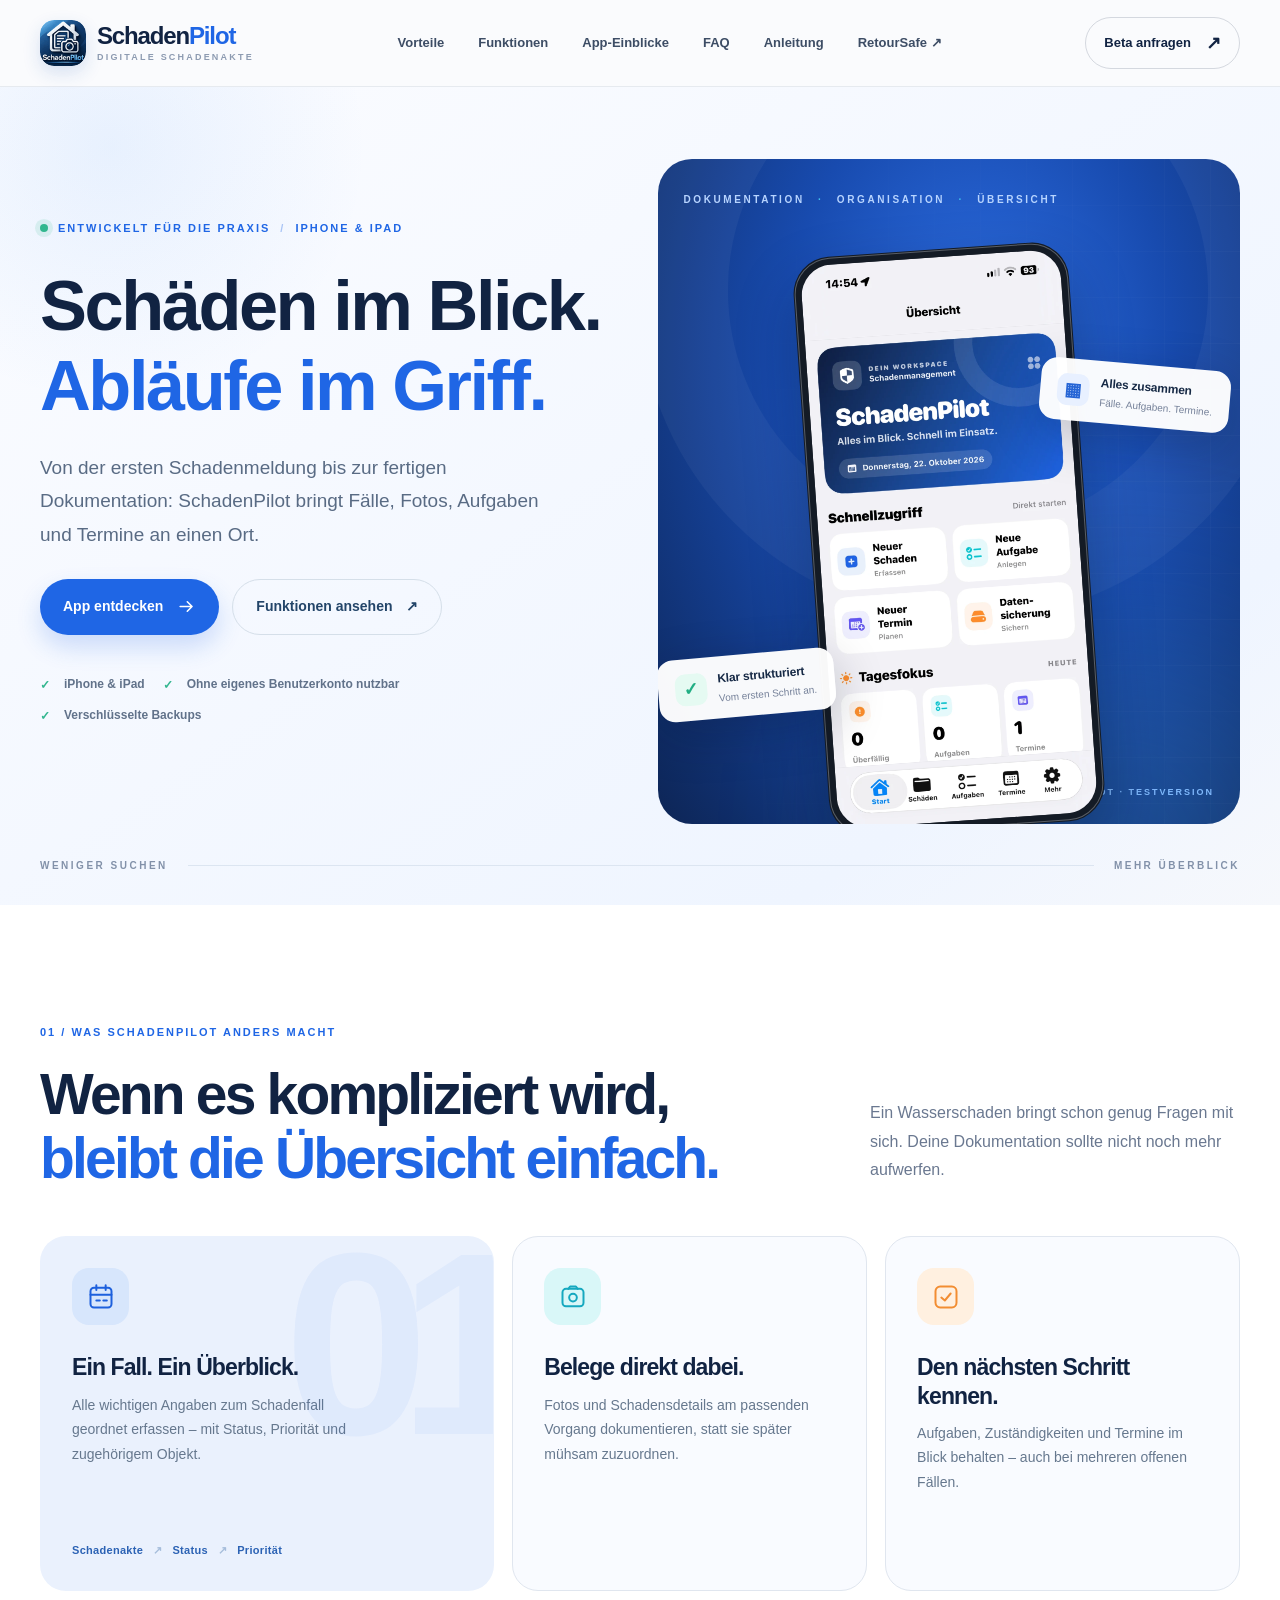
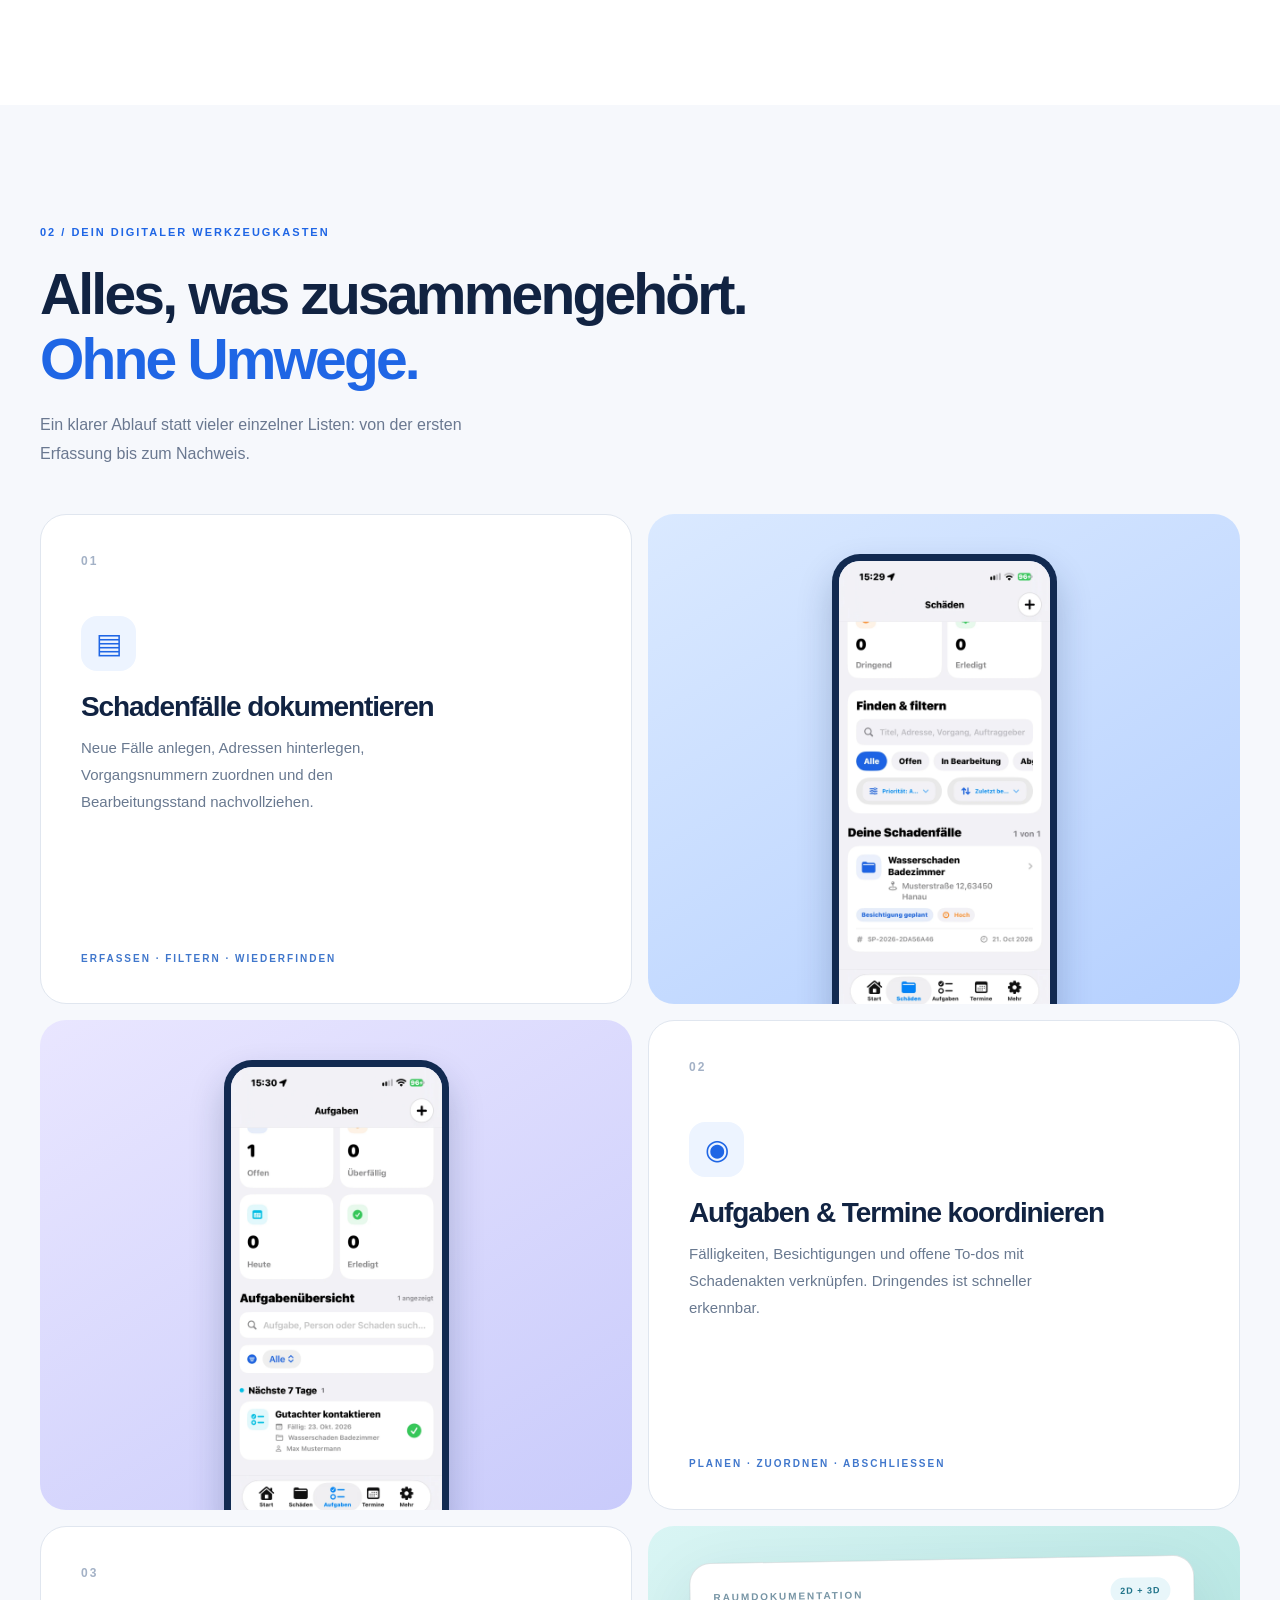
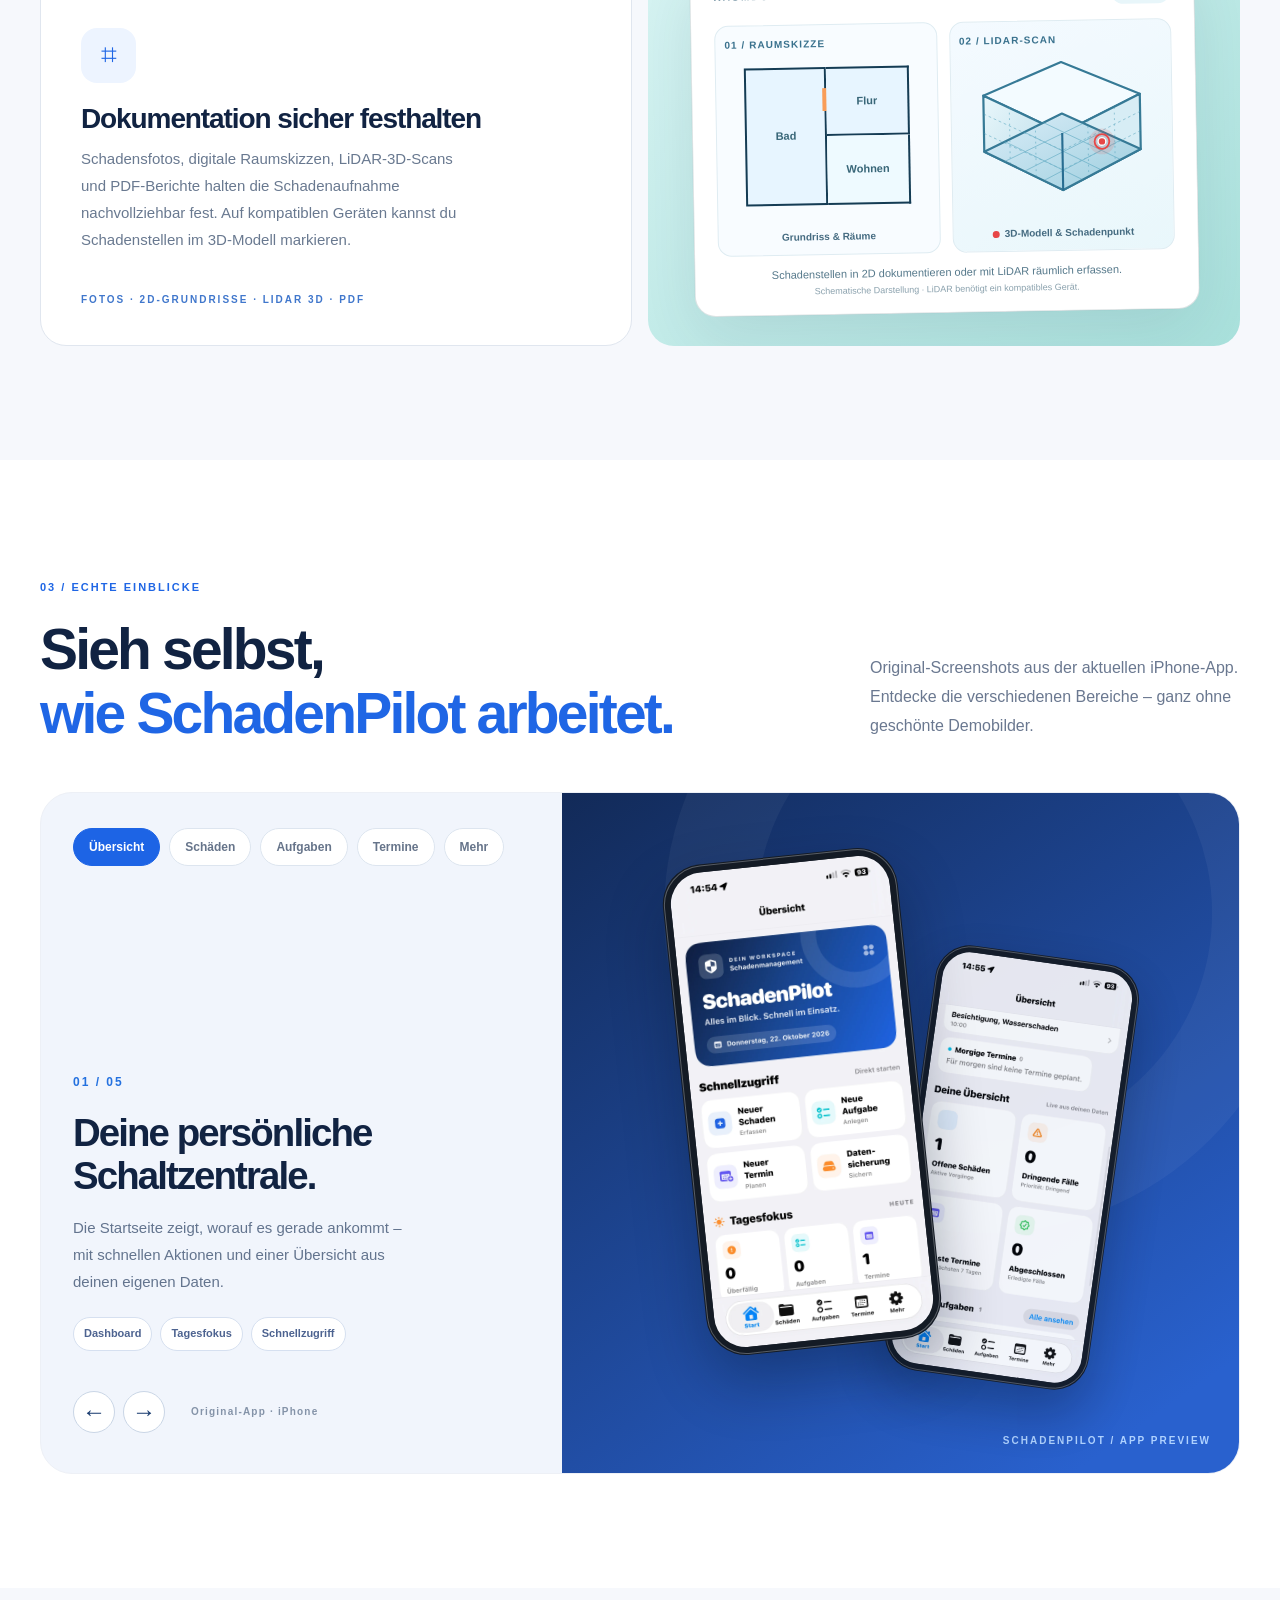
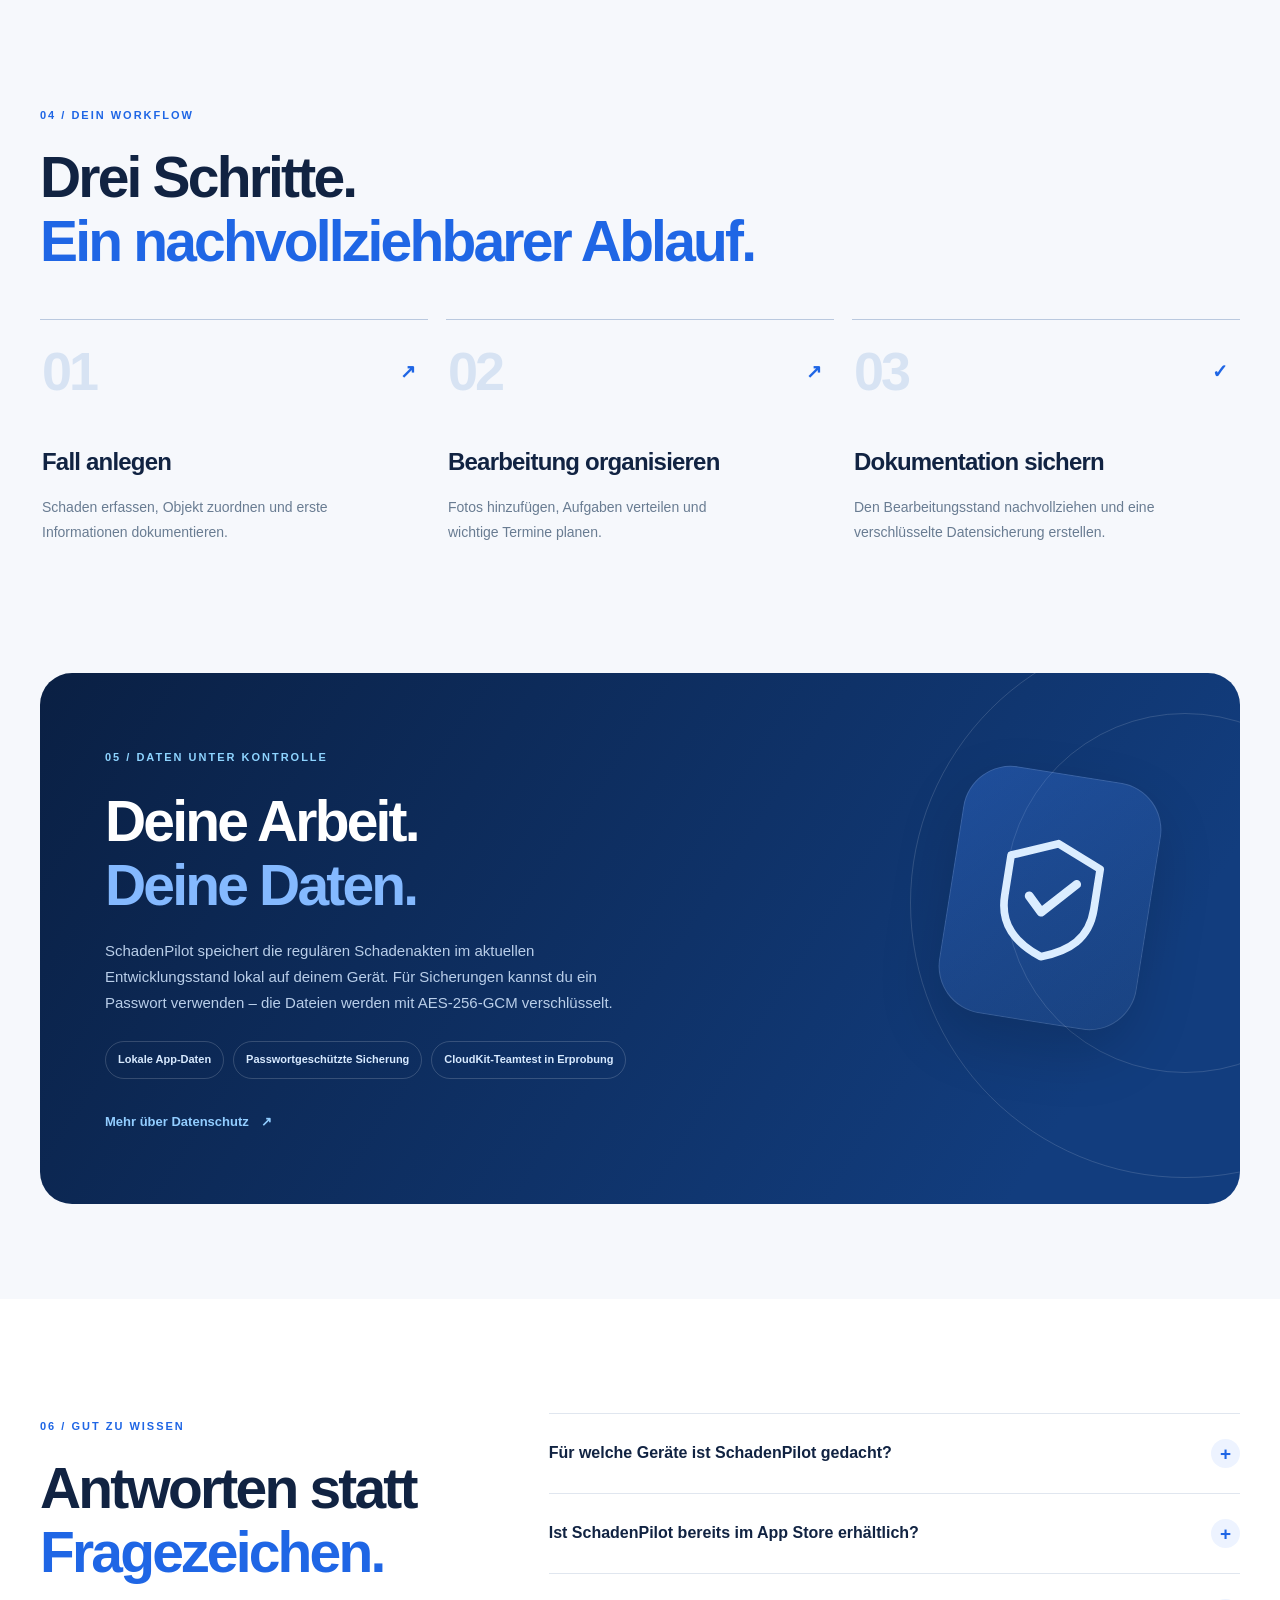
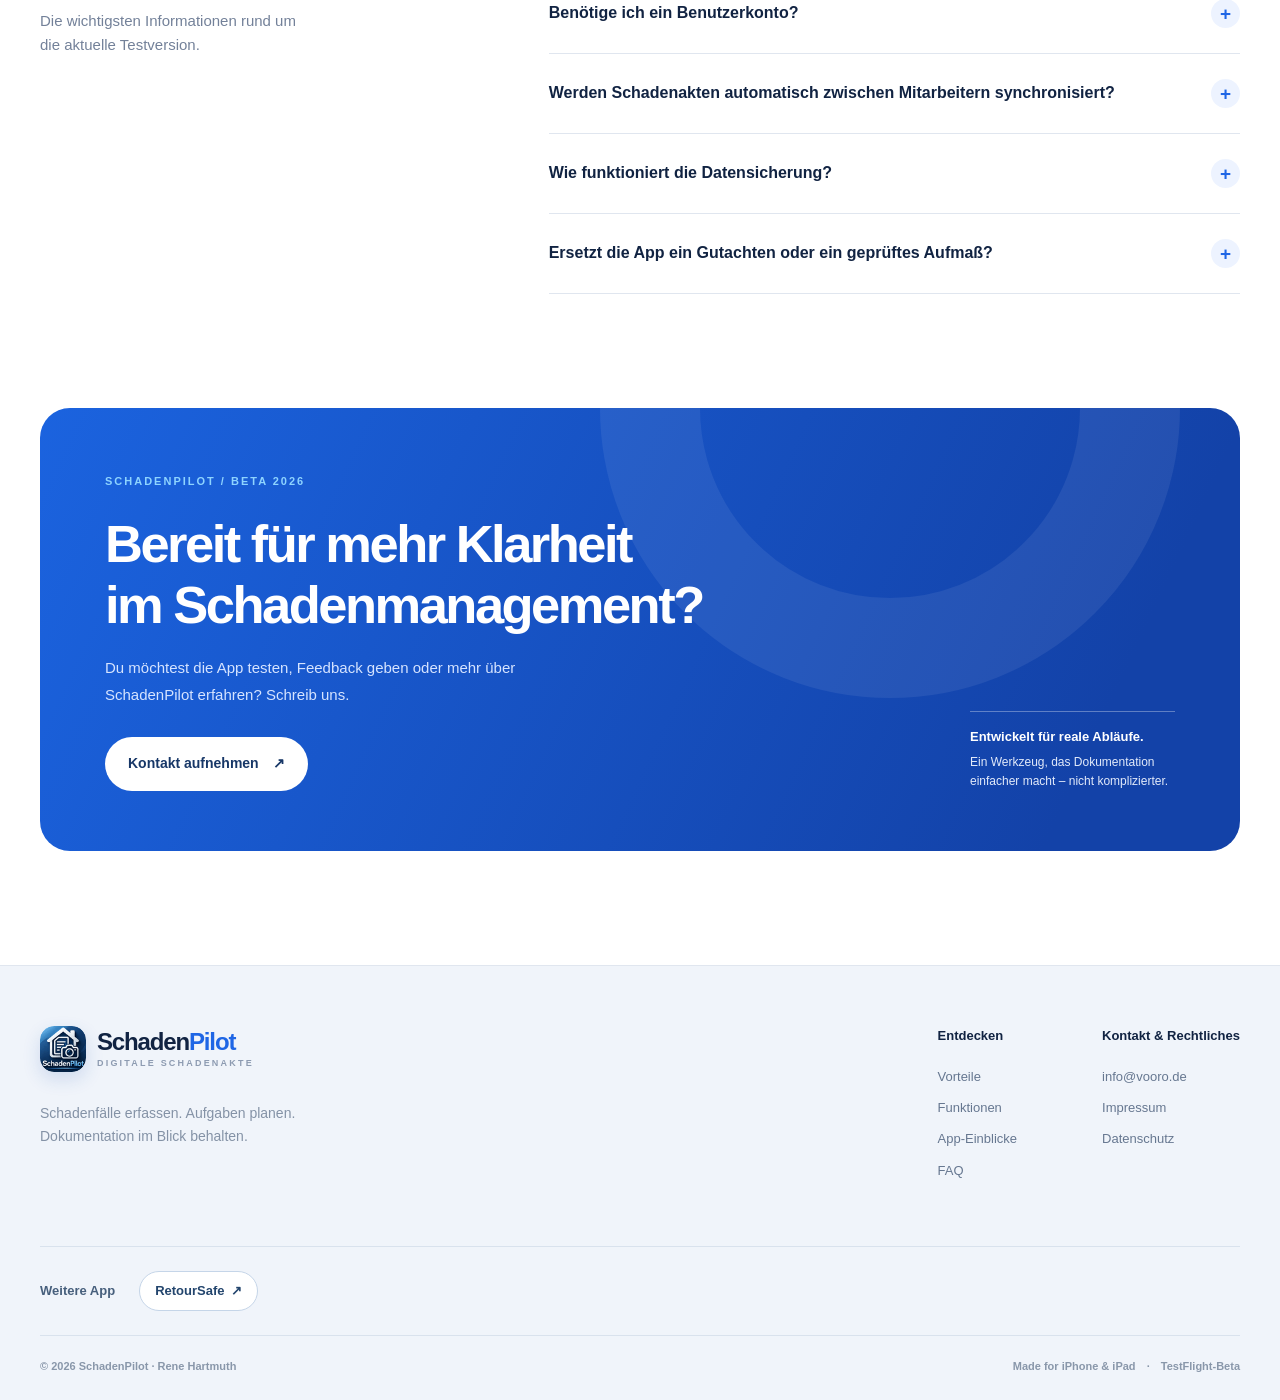
<file: index.html>
<!doctype html>
<html lang="de">
<head>
  <meta charset="utf-8">
  <meta name="viewport" content="width=device-width, initial-scale=1">
  <meta name="theme-color" content="#f6f8fc">
  <meta name="description" content="SchadenPilot – digitale Schadenfälle, Fotos, Aufgaben, Termine und Wohnungsgrundrisse in einer klaren App für iPhone und iPad. Jetzt die Beta kennenlernen.">
  <meta name="robots" content="index, follow">
  <meta property="og:type" content="website">
  <meta property="og:locale" content="de_DE">
  <meta property="og:title" content="SchadenPilot – Schäden im Blick. Abläufe im Griff.">
  <meta property="og:description" content="Die App für strukturierte Schadensdokumentation auf iPhone und iPad. Echte Einblicke, klare Abläufe, verschlüsselte Sicherung.">
  <meta property="og:image" content="https://rhartmuth.github.io/schadenpilot-website/assets/images/schadenpilot-app-icon.png">
  <meta property="og:url" content="https://rhartmuth.github.io/schadenpilot-website/">
  <link rel="canonical" href="https://rhartmuth.github.io/schadenpilot-website/">
  <link rel="icon" type="image/png" href="assets/images/schadenpilot-app-icon.png">
  <link rel="apple-touch-icon" href="assets/images/schadenpilot-app-icon.png">
  <link rel="stylesheet" href="assets/styles.css">
  <script defer src="assets/app.js"></script>
  <title>SchadenPilot – Digitales Schadenmanagement für iPhone &amp; iPad</title>
</head>
<body>
  <a class="skip-link" href="#main">Zum Inhalt springen</a>
  <header class="site-header" id="top">
    <div class="shell header-inner">
      <a class="brand" href="index.html" aria-label="SchadenPilot Startseite">
        <span class="brand-mark"><img src="assets/images/schadenpilot-app-icon.png" alt="" width="46" height="46" loading="eager"></span>
        <span>Schaden<span class="brand-accent">Pilot</span><small>Digitale Schadenakte</small></span>
      </a>
      <nav class="desktop-nav" aria-label="Hauptnavigation">
        <a href="#vorteile">Vorteile</a>
        <a href="#funktionen">Funktionen</a>
        <a href="#app-einblicke">App-Einblicke</a>
        <a href="#fragen">FAQ</a>
        <a href="hilfe.html">Anleitung</a>
        <a href="https://rhartmuth.github.io/retoursafe-website/" target="_blank" rel="noopener noreferrer">RetourSafe ↗</a>
      </nav>
      <a class="header-cta" href="mailto:info@vooro.de?subject=SchadenPilot%20%E2%80%93%20Anfrage%20zur%20Testphase">Beta anfragen <span aria-hidden="true">↗</span></a>
      <button class="mobile-menu-button" aria-label="Menü öffnen" aria-controls="mobile-nav" aria-expanded="false"><span></span><span></span><span></span></button>
    </div>
    <nav id="mobile-nav" class="mobile-nav" aria-label="Mobile Navigation" hidden>
      <a href="#vorteile">Vorteile</a><a href="#funktionen">Funktionen</a><a href="#app-einblicke">App-Einblicke</a><a href="#fragen">FAQ</a><a href="hilfe.html">Anleitung</a><a href="https://rhartmuth.github.io/retoursafe-website/" target="_blank" rel="noopener noreferrer">RetourSafe ↗</a><a href="#kontakt">Kontakt</a>
    </nav>
  </header>

  <main id="main">
    <section class="hero" aria-labelledby="hero-title">
      <div class="shell hero-grid">
        <div class="hero-copy">
          <div class="eyebrow"><span class="signal-dot" aria-hidden="true"></span> ENTWICKELT FÜR DIE PRAXIS <span class="eyebrow-sep">/</span> iPHONE &amp; iPAD</div>
          <h1 id="hero-title">Schäden im Blick.<br><span>Abläufe im Griff.</span></h1>
          <p class="hero-lead">Von der ersten Schadenmeldung bis zur fertigen Dokumentation: SchadenPilot bringt Fälle, Fotos, Aufgaben und Termine an einen Ort.</p>
          <div class="hero-actions">
            <a class="button button-primary" href="#app-einblicke">App entdecken <svg viewBox="0 0 24 24" aria-hidden="true"><path d="M4 12h15m-6-6 6 6-6 6"/></svg></a>
            <a class="button button-plain" href="#funktionen">Funktionen ansehen <span aria-hidden="true">↗</span></a>
          </div>
          <div class="hero-credentials" aria-label="Produktmerkmale">
            <span><i aria-hidden="true">✓</i> iPhone &amp; iPad</span>
            <span><i aria-hidden="true">✓</i> Ohne eigenes Benutzerkonto nutzbar</span>
            <span><i aria-hidden="true">✓</i> Verschlüsselte Backups</span>
          </div>
        </div>
        <div class="hero-art" aria-label="SchadenPilot-App auf einem iPhone">
          <div class="hero-art-grid" aria-hidden="true"></div>
          <div class="hero-ribbon hero-ribbon-top" aria-hidden="true">DOKUMENTATION <span>·</span> ORGANISATION <span>·</span> ÜBERSICHT</div>
          <div class="hero-device device device-large"><div class="device-screen"><img src="assets/images/dashboard.webp" alt="Echter SchadenPilot-Screenshot: Übersicht mit Schnellzugriffen und Tagesfokus" width="944" height="2048" fetchpriority="high"></div></div>
          <div class="floating-note note-top"><span class="note-icon note-icon-blue">▦</span><span><strong>Alles zusammen</strong><small>Fälle. Aufgaben. Termine.</small></span></div>
          <div class="floating-note note-bottom"><span class="note-icon note-icon-mint">✓</span><span><strong>Klar strukturiert</strong><small>Vom ersten Schritt an.</small></span></div>
          <span class="hero-art-caption">ECHTER APP-SCREENSHOT · TESTVERSION</span>
        </div>
      </div>
      <div class="shell micro-divider"><span>WENIGER SUCHEN</span><span class="micro-line"></span><span>MEHR ÜBERBLICK</span></div>
    </section>

    <section class="section section-benefits" id="vorteile" aria-labelledby="benefits-title">
      <div class="shell">
        <div class="section-head head-split">
          <div><span class="section-index">01 / WAS SCHADENPILOT ANDERS MACHT</span><h2 id="benefits-title">Wenn es kompliziert wird,<br><em>bleibt die Übersicht einfach.</em></h2></div>
          <p>Ein Wasserschaden bringt schon genug Fragen mit sich. Deine Dokumentation sollte nicht noch mehr aufwerfen.</p>
        </div>
        <div class="benefits-grid">
          <article class="benefit-card benefit-featured">
            <div class="feature-watermark" aria-hidden="true">01</div>
            <span class="benefit-icon benefit-icon-blue" aria-hidden="true"><svg viewBox="0 0 24 24"><rect x="3" y="4" width="18" height="17" rx="3"/><path d="M8 2v4m8-4v4M3 10h18m-13 5h3m3 0h3"/></svg></span>
            <h3>Ein Fall. Ein Überblick.</h3><p>Alle wichtigen Angaben zum Schadenfall geordnet erfassen – mit Status, Priorität und zugehörigem Objekt.</p>
            <div class="feature-strip">Schadenakte <span aria-hidden="true">↗</span> Status <span aria-hidden="true">↗</span> Priorität</div>
          </article>
          <article class="benefit-card"><span class="benefit-icon benefit-icon-cyan" aria-hidden="true"><svg viewBox="0 0 24 24"><rect x="3" y="5" width="18" height="15" rx="3"/><circle cx="12" cy="12.5" r="3.3"/><path d="M8 5 9.5 3h5L16 5"/></svg></span><h3>Belege direkt dabei.</h3><p>Fotos und Schadensdetails am passenden Vorgang dokumentieren, statt sie später mühsam zuzuordnen.</p></article>
          <article class="benefit-card"><span class="benefit-icon benefit-icon-orange" aria-hidden="true"><svg viewBox="0 0 24 24"><path d="M8 12.5 11 15l5-6"/><rect x="3" y="3" width="18" height="18" rx="4"/></svg></span><h3>Den nächsten Schritt kennen.</h3><p>Aufgaben, Zuständigkeiten und Termine im Blick behalten – auch bei mehreren offenen Fällen.</p></article>
        </div>
      </div>
    </section>

    <section class="section section-functions" id="funktionen" aria-labelledby="functions-title">
      <div class="shell">
        <div class="section-head"><span class="section-index">02 / DEIN DIGITALER WERKZEUGKASTEN</span><h2 id="functions-title">Alles, was zusammengehört.<br><em>Ohne Umwege.</em></h2><p>Ein klarer Ablauf statt vieler einzelner Listen: von der ersten Erfassung bis zum Nachweis.</p></div>
        <div class="function-grid">
          <div class="function-text"><span class="function-count">01</span><div class="function-symbol">▤</div><h3>Schadenfälle dokumentieren</h3><p>Neue Fälle anlegen, Adressen hinterlegen, Vorgangsnummern zuordnen und den Bearbeitungsstand nachvollziehen.</p><span class="function-detail">ERFASSEN · FILTERN · WIEDERFINDEN</span></div>
          <div class="function-visual visual-blue"><div class="image-window"><img src="assets/images/schaeden-details.webp" alt="Echter Screenshot einer Schadenfall-Karte mit Vorgangsnummer, Status und Priorität" width="944" height="2048"></div></div>
          <div class="function-visual visual-lilac"><div class="image-window"><img src="assets/images/aufgaben-details.webp" alt="Echte Aufgabenübersicht in SchadenPilot mit einer Aufgabenkarte" width="944" height="2048"></div></div>
          <div class="function-text"><span class="function-count">02</span><div class="function-symbol">◉</div><h3>Aufgaben &amp; Termine koordinieren</h3><p>Fälligkeiten, Besichtigungen und offene To-dos mit Schadenakten verknüpfen. Dringendes ist schneller erkennbar.</p><span class="function-detail">PLANEN · ZUORDNEN · ABSCHLIESSEN</span></div>
          <div class="function-text"><span class="function-count">03</span><div class="function-symbol">⌗</div><h3>Dokumentation sicher festhalten</h3><p>Schadensfotos, digitale Raumskizzen, LiDAR-3D-Scans und PDF-Berichte halten die Schadenaufnahme nachvollziehbar fest. Auf kompatiblen Geräten kannst du Schadenstellen im 3D-Modell markieren.</p><span class="function-detail">FOTOS · 2D-GRUNDRISSE · LIDAR 3D · PDF</span></div>
          <div class="function-visual visual-mint visual-documentation">
            <div class="function-illustration function-illustration-doc">
              <div class="illus-head"><span>RAUMDOKUMENTATION</span><span class="illus-live">2D + 3D</span></div>
              <div class="document-modes">
                <div class="document-mode">
                  <span class="mode-caption">01 / RAUMSKIZZE</span>
                  <div class="plan-art plan-art-compact" aria-label="Schematischer 2D-Grundriss mit Bad, Flur und Wohnen" role="img"><div class="room room-a"><span>Bad</span><i class="wall-mark mark-door"></i></div><div class="room room-b"><span>Flur</span></div><div class="room room-c"><span>Wohnen</span></div></div>
                  <span class="mode-foot">Grundriss &amp; Räume</span>
                </div>
                <div class="document-mode document-mode-lidar">
                  <span class="mode-caption">02 / LIDAR-SCAN</span>
                  <svg class="lidar-model-art" viewBox="0 0 220 165" role="img" aria-labelledby="lidar-model-title lidar-model-desc" xmlns="http://www.w3.org/2000/svg">
                    <title id="lidar-model-title">Beispielhafte LiDAR-Raumerfassung mit roter Schadensmarkierung</title>
                    <desc id="lidar-model-desc">Schematisch dargestelltes dreidimensionales Raummodell mit Wänden, Bodenraster und einem roten markierten Schadenpunkt.</desc>
                    <defs>
                      <linearGradient id="lidarFloor" x1="0" y1="0" x2="1" y2="1"><stop stop-color="#DAEDF8"/><stop offset="1" stop-color="#9DCEDE"/></linearGradient>
                      <linearGradient id="lidarWall" x1="0" y1="0" x2="1" y2="1"><stop stop-color="#E9F7FB"/><stop offset="1" stop-color="#B4D9E7"/></linearGradient>
                    </defs>
                    <path d="M25 47 110 12 195 48 110 89Z" fill="#F3FBFF" stroke="#367A96" stroke-width="2.4" stroke-linejoin="round"/>
                    <path d="M25 47 110 89 110 151 25 108Z" fill="url(#lidarWall)" stroke="#367A96" stroke-width="2.4" stroke-linejoin="round"/>
                    <path d="M110 89 195 48 195 108 110 151Z" fill="#D7EDF5" stroke="#367A96" stroke-width="2.4" stroke-linejoin="round"/>
                    <path d="M25 108 110 151 195 108 110 68Z" fill="url(#lidarFloor)" stroke="#367A96" stroke-width="2.4" stroke-linejoin="round"/>
                    <g fill="none" stroke="#4B9EB8" stroke-width=".9" opacity=".6">
                      <path d="M47 119 133 79M68 130 153 89M90 140 173 98M47 97 131 140M68 87 152 130M89 77 173 119"/>
                      <path d="M25 67 110 108 195 67M25 88 110 129 195 88" stroke-dasharray="3 3"/>
                      <path d="M53 60 53 121M81 74 81 136M138 76 138 136M167 62 167 122" stroke-dasharray="2 4"/>
                    </g>
                    <path d="M110 89 110 151" stroke="#286D91" stroke-width="2.3"/>
                    <circle cx="153" cy="99" r="14" fill="#EA514E" opacity=".15"/>
                    <circle cx="153" cy="99" r="8" fill="none" stroke="#E74747" stroke-width="2"/>
                    <circle cx="153" cy="99" r="4.2" fill="#E74747" stroke="#fff" stroke-width="1.5"/>
                  </svg>
                  <span class="mode-foot"><span class="mode-red-dot" aria-hidden="true"></span> 3D-Modell &amp; Schadenpunkt</span>
                </div>
              </div>
              <p class="doc-caption">Schadenstellen in 2D dokumentieren oder mit LiDAR räumlich erfassen.</p>
              <span class="doc-art-note">Schematische Darstellung · LiDAR benötigt ein kompatibles Gerät.</span>
            </div>
          </div>
        </div>
      </div>
    </section>

    <section class="section section-showcase" id="app-einblicke" aria-labelledby="showcase-title">
      <div class="shell">
        <div class="section-head head-split"><div><span class="section-index">03 / ECHTE EINBLICKE</span><h2 id="showcase-title">Sieh selbst,<br><em>wie SchadenPilot arbeitet.</em></h2></div><p>Original-Screenshots aus der aktuellen iPhone-App. Entdecke die verschiedenen Bereiche – ganz ohne geschönte Demobilder.</p></div>
        <div class="showcase-panel">
          <div class="showcase-control">
            <div class="tab-list" role="tablist" aria-label="App-Bereiche ansehen">
              <button class="showcase-tab active" role="tab" aria-selected="true" tabindex="0" data-view="dashboard">Übersicht</button>
              <button class="showcase-tab" role="tab" aria-selected="false" tabindex="-1" data-view="schaeden">Schäden</button>
              <button class="showcase-tab" role="tab" aria-selected="false" tabindex="-1" data-view="aufgaben">Aufgaben</button>
              <button class="showcase-tab" role="tab" aria-selected="false" tabindex="-1" data-view="termine">Termine</button>
              <button class="showcase-tab" role="tab" aria-selected="false" tabindex="-1" data-view="mehr">Mehr</button>
            </div>
            <div class="showcase-description" aria-live="polite"><span class="showcase-number" id="view-number">01 / 05</span><h3 id="view-title">Deine persönliche Schaltzentrale.</h3><p id="view-description">Die Startseite zeigt, worauf es gerade ankommt – mit schnellen Aktionen und einer Übersicht aus deinen eigenen Daten.</p><div class="view-points" id="view-points"><span>Dashboard</span><span>Tagesfokus</span><span>Schnellzugriff</span></div></div>
            <div class="showcase-actions"><button class="circle-control" id="view-prev" type="button" aria-label="Vorherigen Bereich anzeigen">←</button><button class="circle-control" id="view-next" type="button" aria-label="Nächsten Bereich anzeigen">→</button><span>Original-App · iPhone</span></div>
          </div>
          <div class="showcase-stage" id="showcase-panel" role="tabpanel" aria-label="Screenshots des ausgewählten App-Bereichs">
            <div class="stage-oval" aria-hidden="true"></div>
            <div class="device screenshot-front"><div class="device-screen"><img id="showcase-img-main" src="assets/images/dashboard.webp" width="944" height="2048" alt="Dashboard mit Schnellzugriff und Tagesfokus"></div></div>
            <div class="device screenshot-back"><div class="device-screen"><img id="showcase-img-secondary" src="assets/images/dashboard-details.webp" width="944" height="2048" alt="Weitere Kennzahlen auf der Dashboard-Seite"></div></div>
            <span class="stage-caption">SCHADENPILOT / APP PREVIEW</span>
          </div>
        </div>
      </div>
    </section>

    <section class="section section-process" id="ablauf" aria-labelledby="process-title">
      <div class="shell"><div class="section-head"><span class="section-index">04 / DEIN WORKFLOW</span><h2 id="process-title">Drei Schritte.<br><em>Ein nachvollziehbarer Ablauf.</em></h2></div>
        <div class="process-grid"><article><span class="step-digit">01<span>↗</span></span><h3>Fall anlegen</h3><p>Schaden erfassen, Objekt zuordnen und erste Informationen dokumentieren.</p></article><article><span class="step-digit">02<span>↗</span></span><h3>Bearbeitung organisieren</h3><p>Fotos hinzufügen, Aufgaben verteilen und wichtige Termine planen.</p></article><article><span class="step-digit">03<span>✓</span></span><h3>Dokumentation sichern</h3><p>Den Bearbeitungsstand nachvollziehen und eine verschlüsselte Datensicherung erstellen.</p></article></div>
      </div>
    </section>

    <section class="section privacy-section" id="datenschutz" aria-labelledby="privacy-title">
      <div class="shell privacy-wrap"><div class="privacy-copy"><span class="section-index section-index-light">05 / DATEN UNTER KONTROLLE</span><h2 id="privacy-title">Deine Arbeit.<br><em>Deine Daten.</em></h2><p>SchadenPilot speichert die regulären Schadenakten im aktuellen Entwicklungsstand lokal auf deinem Gerät. Für Sicherungen kannst du ein Passwort verwenden – die Dateien werden mit AES-256-GCM verschlüsselt.</p><div class="privacy-tags"><span>Lokale App-Daten</span><span>Passwortgeschützte Sicherung</span><span>CloudKit-Teamtest in Erprobung</span></div><a class="text-arrow" href="datenschutz.html">Mehr über Datenschutz <span aria-hidden="true">↗</span></a></div><div class="privacy-mark" aria-hidden="true"><div class="privacy-circle c1"></div><div class="privacy-circle c2"></div><div class="privacy-shield"><svg viewBox="0 0 100 120"><path d="M50 10 91 27v37c0 27-16 41-41 50C25 105 9 91 9 64V27L50 10Z" fill="none" stroke="currentColor" stroke-width="7" stroke-linejoin="round"/><path d="m31 61 13 13 28-30" fill="none" stroke="currentColor" stroke-width="8" stroke-linecap="round" stroke-linejoin="round"/></svg></div></div></div>
    </section>

    <section class="section faq-section" id="fragen" aria-labelledby="faq-title"><div class="shell faq-layout"><div class="faq-intro"><span class="section-index">06 / GUT ZU WISSEN</span><h2 id="faq-title">Antworten statt<br><em>Fragezeichen.</em></h2><p>Die wichtigsten Informationen rund um die aktuelle Testversion.</p></div><div class="faq-list">
      <details><summary>Für welche Geräte ist SchadenPilot gedacht? <span aria-hidden="true">+</span></summary><p>SchadenPilot wird für iPhone und iPad entwickelt. Das Layout passt sich an unterschiedliche Bildschirmgrößen an.</p></details>
      <details><summary>Ist SchadenPilot bereits im App Store erhältlich? <span aria-hidden="true">+</span></summary><p>Aktuell wird die App über Apple TestFlight mit eingeladenen Testpersonen erprobt. Eine öffentliche App-Store-Veröffentlichung ist noch nicht angekündigt.</p></details>
      <details><summary>Benötige ich ein Benutzerkonto? <span aria-hidden="true">+</span></summary><p>Für die grundlegende Dokumentation in der App ist kein eigenes SchadenPilot-Benutzerkonto nötig. Ein iCloud-Konto ist nur für optionale Apple-CloudKit-Testfunktionen erforderlich.</p></details>
      <details><summary>Werden Schadenakten automatisch zwischen Mitarbeitern synchronisiert? <span aria-hidden="true">+</span></summary><p>Noch nicht. Die Teamfreigabe wird zunächst mit künstlichen Testeinträgen geprüft. Einzelne Schadenfälle lassen sich über iCloud mit eingeladenen Teammitgliedern teilen. Änderungen werden in der gemeinsamen Teamakte gespeichert und können kontrolliert in die eigene Akte übernommen werden. Fotos und LiDAR-Dateien werden gesondert freigegeben.</p></details>
      <details><summary>Wie funktioniert die Datensicherung? <span aria-hidden="true">+</span></summary><p>Du kannst eine passwortgeschützte Sicherungsdatei erzeugen und an einem selbst gewählten Ort ablegen. Die Sicherung nutzt AES-256-GCM. Bewahre das Sicherungspasswort sicher auf.</p></details>
      <details><summary>Ersetzt die App ein Gutachten oder ein geprüftes Aufmaß? <span aria-hidden="true">+</span></summary><p>Nein. SchadenPilot unterstützt die Erfassung und Organisation von Informationen. Raummaße und Skizzen sind manuelle Dokumentationshilfen, keine fachliche Vermessung oder Begutachtung.</p></details>
    </div></div></section>

    <section class="section closing-section" id="kontakt" aria-labelledby="contact-title"><div class="shell closing-panel"><div class="closing-decoration" aria-hidden="true"></div><div><span class="section-index section-index-light">SCHADENPILOT / BETA 2026</span><h2 id="contact-title">Bereit für mehr Klarheit<br>im Schadenmanagement?</h2><p>Du möchtest die App testen, Feedback geben oder mehr über SchadenPilot erfahren? Schreib uns.</p><a class="button button-white" href="mailto:info@vooro.de?subject=SchadenPilot%20%E2%80%93%20Beta%20und%20Informationen">Kontakt aufnehmen <span aria-hidden="true">↗</span></a></div><div class="closing-aside"><strong>Entwickelt für reale Abläufe.</strong><span>Ein Werkzeug, das Dokumentation einfacher macht – nicht komplizierter.</span></div></div></section>
  </main>

  <footer class="site-footer"><div class="shell"><div class="footer-main"><div class="footer-brand"><a class="brand" href="#top" aria-label="Nach oben"><span class="brand-mark"><img src="assets/images/schadenpilot-app-icon.png" alt="" width="46" height="46" loading="eager"></span><span>Schaden<span class="brand-accent">Pilot</span><small>Digitale Schadenakte</small></span></a><p>Schadenfälle erfassen. Aufgaben planen. Dokumentation im Blick behalten.</p></div><div class="footer-links"><div><strong>Entdecken</strong><a href="#vorteile">Vorteile</a><a href="#funktionen">Funktionen</a><a href="#app-einblicke">App-Einblicke</a><a href="#fragen">FAQ</a></div><div><strong>Kontakt &amp; Rechtliches</strong><a href="mailto:info@vooro.de">info@vooro.de</a><a href="impressum.html">Impressum</a><a href="datenschutz.html">Datenschutz</a></div></div></div><nav class="other-projects" aria-label="Weitere Projekte">
  <span class="other-projects-label">Weitere App</span>
  <div class="other-projects-links">
    <a href="https://rhartmuth.github.io/retoursafe-website/" target="_blank" rel="noopener noreferrer" aria-label="RetourSafe – Retouren und Erstattungen verwalten">RetourSafe <span aria-hidden="true">↗</span></a>
  </div>
</nav>
<div class="footer-bottom"><span>© <span id="year">2026</span> SchadenPilot · Rene Hartmuth</span><span>Made for iPhone &amp; iPad <span class="footer-sep">·</span> TestFlight-Beta</span></div></div></footer>
</body>
</html>
</file>
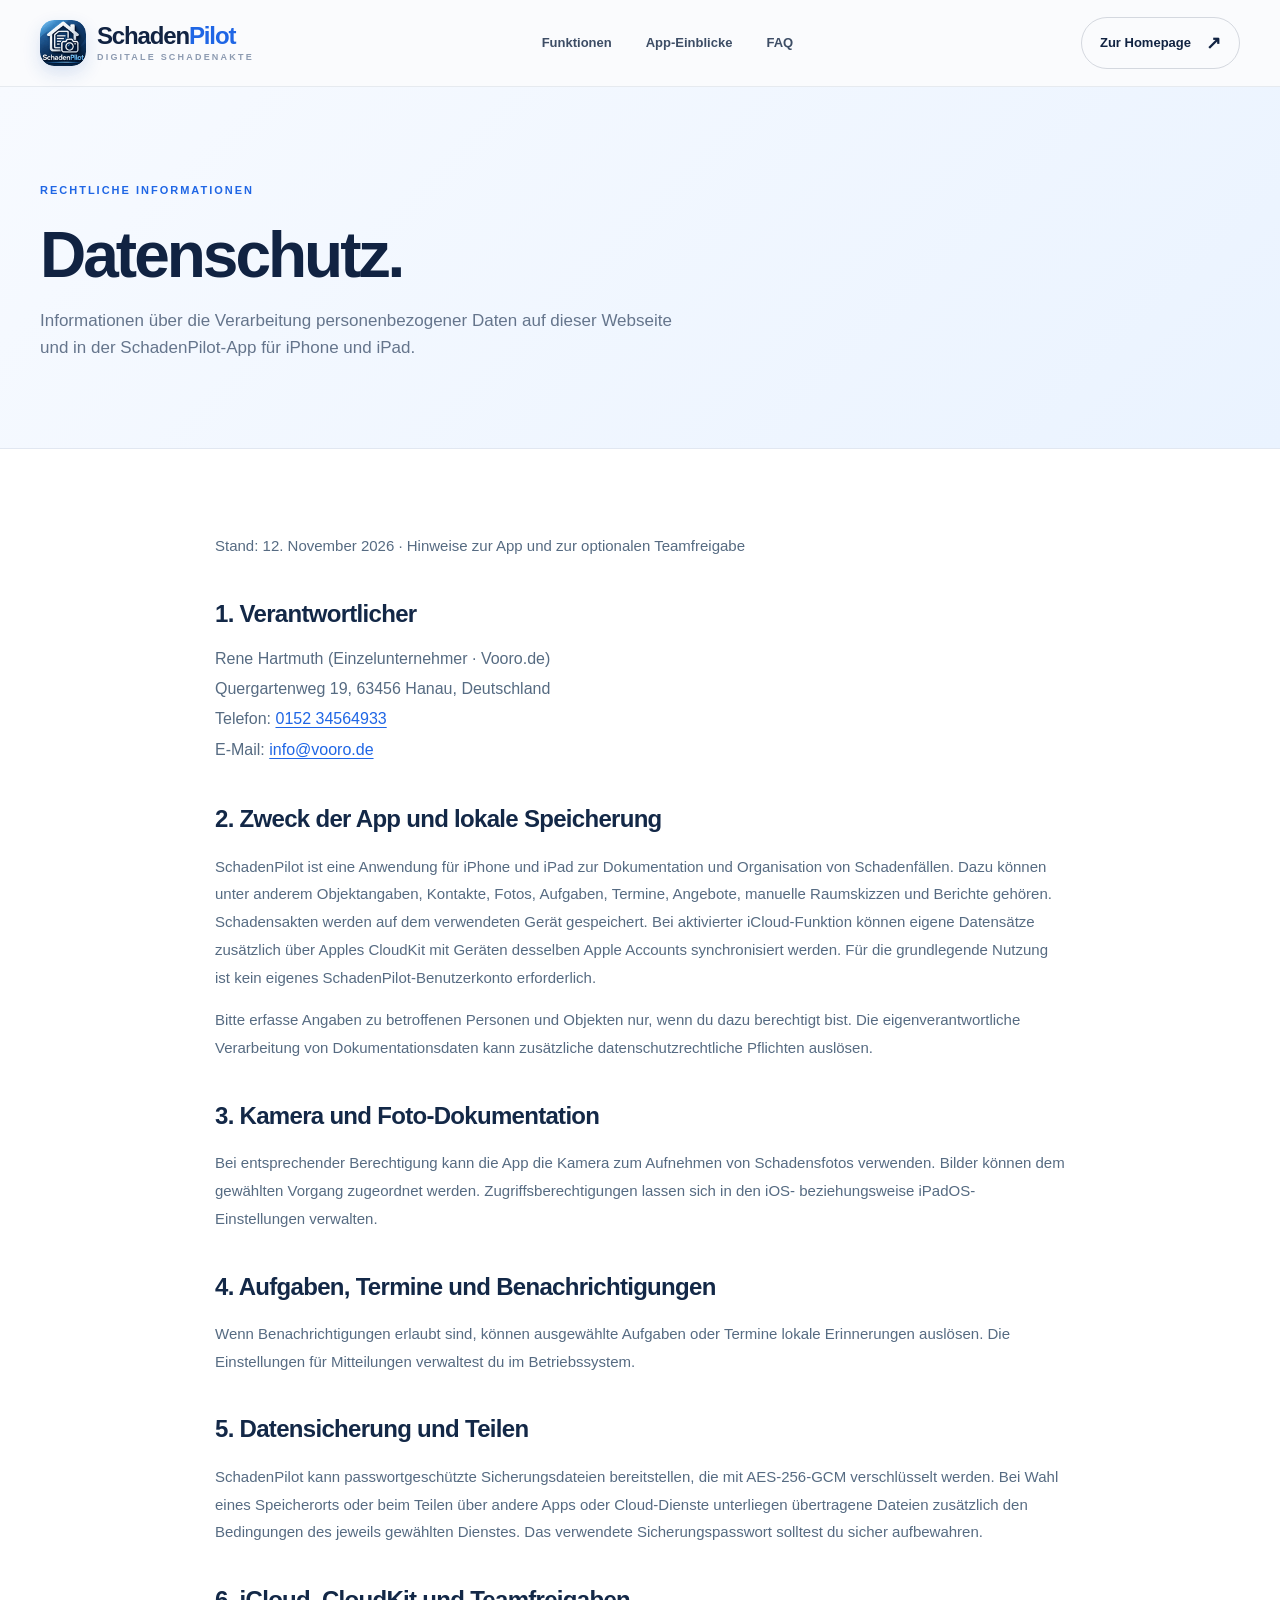
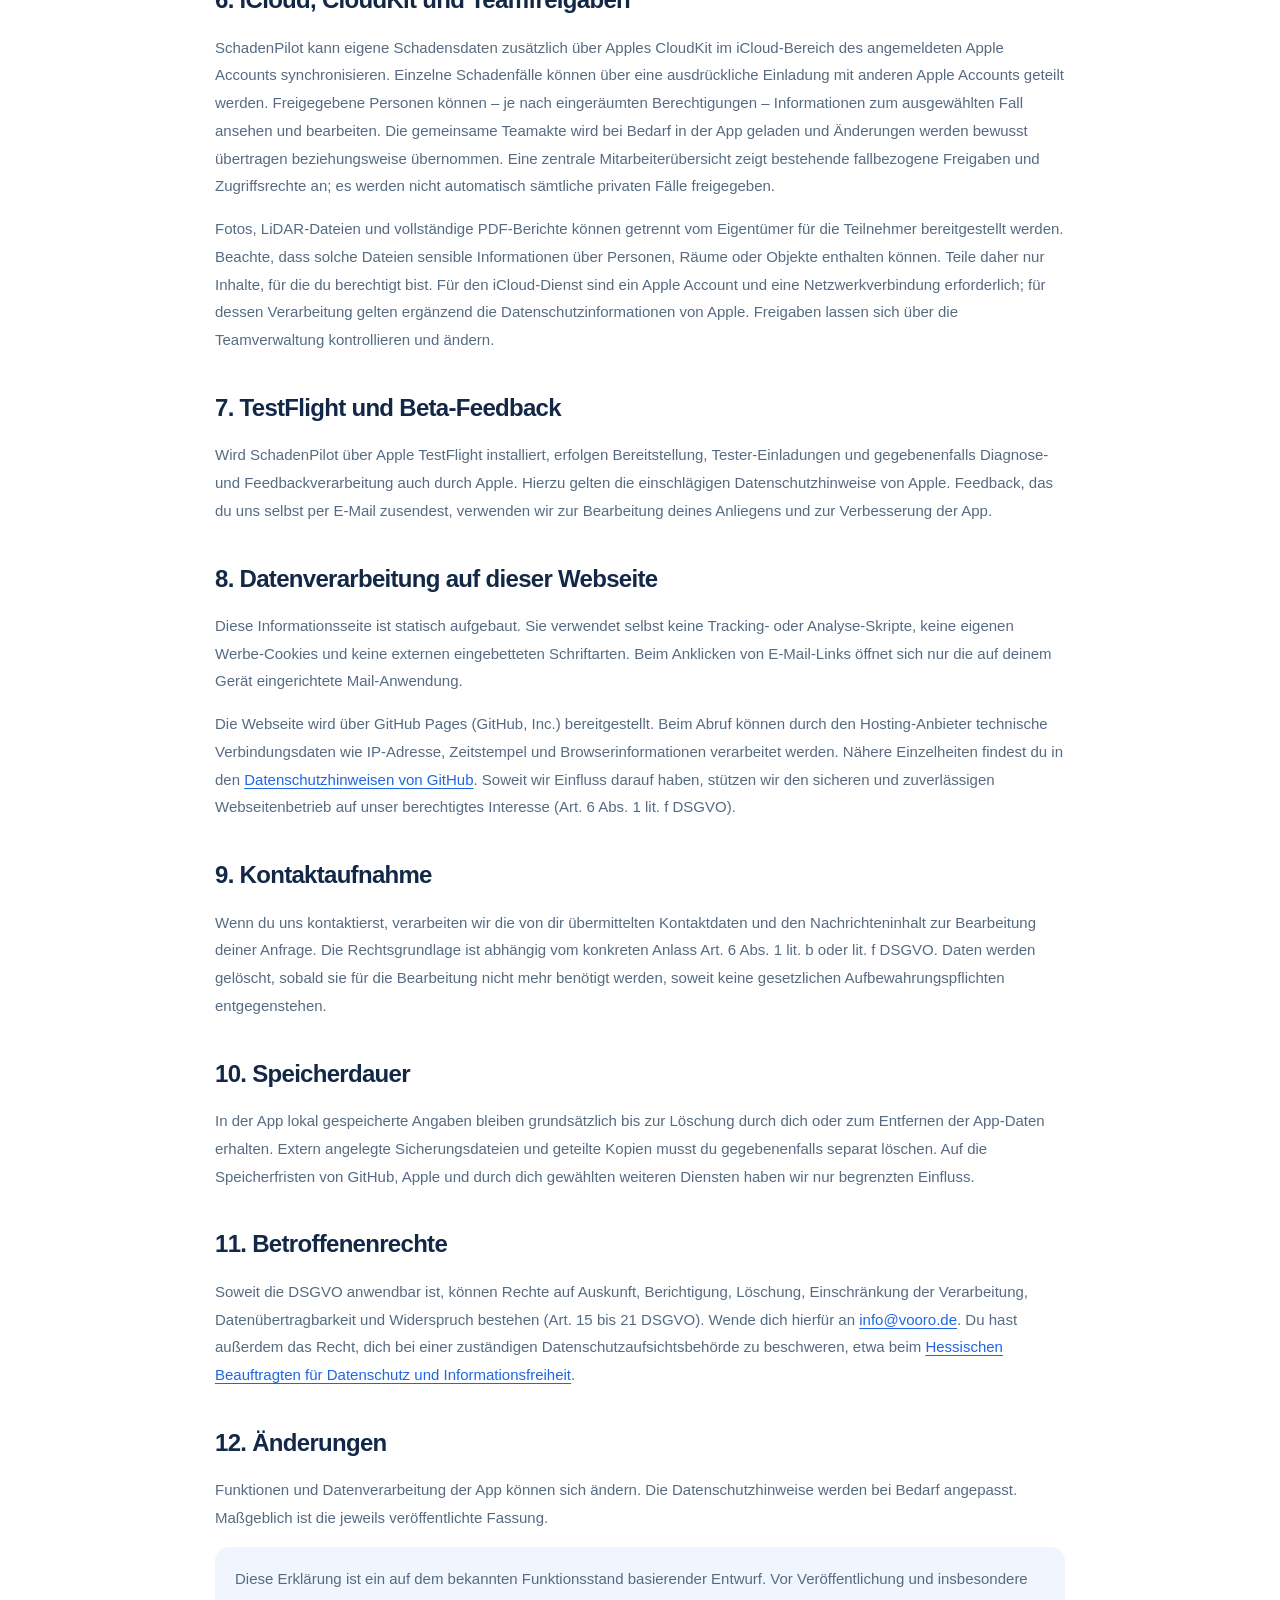
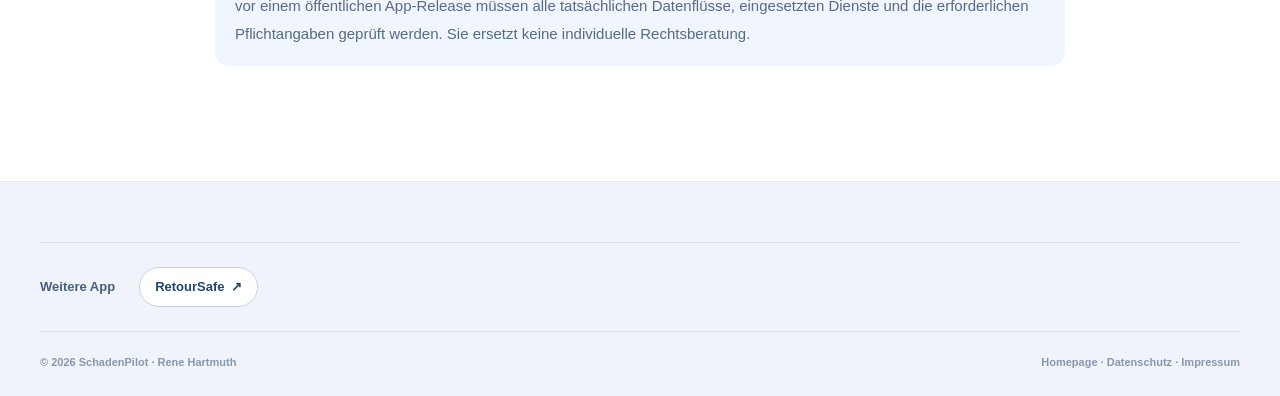
<file: datenschutz.html>
<!doctype html><html lang="de"><head><meta charset="utf-8"><meta name="viewport" content="width=device-width,initial-scale=1"><meta name="theme-color" content="#f6f8fc"><meta name="description" content="Datenschutzhinweise für die SchadenPilot-Webseite und die iPhone- und iPad-App."><link rel="icon" type="image/png" href="assets/images/schadenpilot-app-icon.png"><link rel="stylesheet" href="assets/styles.css"><title>Datenschutz | SchadenPilot</title></head><body>
<a class="skip-link" href="#main">Zum Inhalt springen</a><header class="site-header"><div class="shell header-inner"><a class="brand" href="index.html" aria-label="SchadenPilot Startseite"><span class="brand-mark"><img src="assets/images/schadenpilot-app-icon.png" alt="" width="46" height="46" loading="eager"></span><span>Schaden<span class="brand-accent">Pilot</span><small>Digitale Schadenakte</small></span></a><nav class="desktop-nav" aria-label="Hauptnavigation"><a href="index.html#funktionen">Funktionen</a><a href="index.html#app-einblicke">App-Einblicke</a><a href="index.html#fragen">FAQ</a></nav><a class="header-cta" href="index.html">Zur Homepage <span aria-hidden="true">↗</span></a><button class="mobile-menu-button" aria-label="Menü öffnen" aria-controls="mobile-nav" aria-expanded="false"><span></span><span></span><span></span></button></div><nav class="mobile-nav" id="mobile-nav" aria-label="Mobile Navigation" hidden><a href="index.html">Startseite</a><a href="index.html#funktionen">Funktionen</a><a href="index.html#fragen">FAQ</a><a href="impressum.html">Impressum</a></nav></header>
<main id="main"><section class="legal-hero"><div class="shell"><span class="section-index">RECHTLICHE INFORMATIONEN</span><h1>Datenschutz.</h1><p>Informationen über die Verarbeitung personenbezogener Daten auf dieser Webseite und in der SchadenPilot-App für iPhone und iPad.</p></div></section><section class="legal-main"><div class="shell"><div class="legal-card"><p class="legal-meta">Stand: 12. November 2026 · Hinweise zur App und zur optionalen Teamfreigabe</p><h2>1. Verantwortlicher</h2><address>Rene Hartmuth (Einzelunternehmer · Vooro.de)<br>Quergartenweg 19, 63456 Hanau, Deutschland<br>Telefon: <a href="tel:+4915234564933">0152 34564933</a><br>E-Mail: <a href="mailto:info@vooro.de">info@vooro.de</a></address>
<h2>2. Zweck der App und lokale Speicherung</h2><p>SchadenPilot ist eine Anwendung für iPhone und iPad zur Dokumentation und Organisation von Schadenfällen. Dazu können unter anderem Objektangaben, Kontakte, Fotos, Aufgaben, Termine, Angebote, manuelle Raumskizzen und Berichte gehören. Schadensakten werden auf dem verwendeten Gerät gespeichert. Bei aktivierter iCloud-Funktion können eigene Datensätze zusätzlich über Apples CloudKit mit Geräten desselben Apple Accounts synchronisiert werden. Für die grundlegende Nutzung ist kein eigenes SchadenPilot-Benutzerkonto erforderlich.</p><p>Bitte erfasse Angaben zu betroffenen Personen und Objekten nur, wenn du dazu berechtigt bist. Die eigenverantwortliche Verarbeitung von Dokumentationsdaten kann zusätzliche datenschutzrechtliche Pflichten auslösen.</p>
<h2>3. Kamera und Foto-Dokumentation</h2><p>Bei entsprechender Berechtigung kann die App die Kamera zum Aufnehmen von Schadensfotos verwenden. Bilder können dem gewählten Vorgang zugeordnet werden. Zugriffsberechtigungen lassen sich in den iOS- beziehungsweise iPadOS-Einstellungen verwalten.</p>
<h2>4. Aufgaben, Termine und Benachrichtigungen</h2><p>Wenn Benachrichtigungen erlaubt sind, können ausgewählte Aufgaben oder Termine lokale Erinnerungen auslösen. Die Einstellungen für Mitteilungen verwaltest du im Betriebssystem.</p>
<h2>5. Datensicherung und Teilen</h2><p>SchadenPilot kann passwortgeschützte Sicherungsdateien bereitstellen, die mit AES-256-GCM verschlüsselt werden. Bei Wahl eines Speicherorts oder beim Teilen über andere Apps oder Cloud-Dienste unterliegen übertragene Dateien zusätzlich den Bedingungen des jeweils gewählten Dienstes. Das verwendete Sicherungspasswort solltest du sicher aufbewahren.</p>
<h2>6. iCloud, CloudKit und Teamfreigaben</h2><p>SchadenPilot kann eigene Schadensdaten zusätzlich über Apples CloudKit im iCloud-Bereich des angemeldeten Apple Accounts synchronisieren. Einzelne Schadenfälle können über eine ausdrückliche Einladung mit anderen Apple Accounts geteilt werden. Freigegebene Personen können – je nach eingeräumten Berechtigungen – Informationen zum ausgewählten Fall ansehen und bearbeiten. Die gemeinsame Teamakte wird bei Bedarf in der App geladen und Änderungen werden bewusst übertragen beziehungsweise übernommen. Eine zentrale Mitarbeiterübersicht zeigt bestehende fallbezogene Freigaben und Zugriffsrechte an; es werden nicht automatisch sämtliche privaten Fälle freigegeben.</p><p>Fotos, LiDAR-Dateien und vollständige PDF-Berichte können getrennt vom Eigentümer für die Teilnehmer bereitgestellt werden. Beachte, dass solche Dateien sensible Informationen über Personen, Räume oder Objekte enthalten können. Teile daher nur Inhalte, für die du berechtigt bist. Für den iCloud-Dienst sind ein Apple Account und eine Netzwerkverbindung erforderlich; für dessen Verarbeitung gelten ergänzend die Datenschutzinformationen von Apple. Freigaben lassen sich über die Teamverwaltung kontrollieren und ändern.</p>
<h2>7. TestFlight und Beta-Feedback</h2><p>Wird SchadenPilot über Apple TestFlight installiert, erfolgen Bereitstellung, Tester-Einladungen und gegebenenfalls Diagnose- und Feedbackverarbeitung auch durch Apple. Hierzu gelten die einschlägigen Datenschutzhinweise von Apple. Feedback, das du uns selbst per E-Mail zusendest, verwenden wir zur Bearbeitung deines Anliegens und zur Verbesserung der App.</p>
<h2>8. Datenverarbeitung auf dieser Webseite</h2><p>Diese Informationsseite ist statisch aufgebaut. Sie verwendet selbst keine Tracking- oder Analyse-Skripte, keine eigenen Werbe-Cookies und keine externen eingebetteten Schriftarten. Beim Anklicken von E-Mail-Links öffnet sich nur die auf deinem Gerät eingerichtete Mail-Anwendung.</p><p>Die Webseite wird über GitHub Pages (GitHub, Inc.) bereitgestellt. Beim Abruf können durch den Hosting-Anbieter technische Verbindungsdaten wie IP-Adresse, Zeitstempel und Browserinformationen verarbeitet werden. Nähere Einzelheiten findest du in den <a href="https://docs.github.com/de/site-policy/privacy-policies/github-general-privacy-statement" rel="noopener noreferrer" target="_blank">Datenschutzhinweisen von GitHub</a>. Soweit wir Einfluss darauf haben, stützen wir den sicheren und zuverlässigen Webseitenbetrieb auf unser berechtigtes Interesse (Art. 6 Abs. 1 lit. f DSGVO).</p>
<h2>9. Kontaktaufnahme</h2><p>Wenn du uns kontaktierst, verarbeiten wir die von dir übermittelten Kontaktdaten und den Nachrichteninhalt zur Bearbeitung deiner Anfrage. Die Rechtsgrundlage ist abhängig vom konkreten Anlass Art. 6 Abs. 1 lit. b oder lit. f DSGVO. Daten werden gelöscht, sobald sie für die Bearbeitung nicht mehr benötigt werden, soweit keine gesetzlichen Aufbewahrungspflichten entgegenstehen.</p>
<h2>10. Speicherdauer</h2><p>In der App lokal gespeicherte Angaben bleiben grundsätzlich bis zur Löschung durch dich oder zum Entfernen der App-Daten erhalten. Extern angelegte Sicherungsdateien und geteilte Kopien musst du gegebenenfalls separat löschen. Auf die Speicherfristen von GitHub, Apple und durch dich gewählten weiteren Diensten haben wir nur begrenzten Einfluss.</p>
<h2>11. Betroffenenrechte</h2><p>Soweit die DSGVO anwendbar ist, können Rechte auf Auskunft, Berichtigung, Löschung, Einschränkung der Verarbeitung, Datenübertragbarkeit und Widerspruch bestehen (Art. 15 bis 21 DSGVO). Wende dich hierfür an <a href="mailto:info@vooro.de">info@vooro.de</a>. Du hast außerdem das Recht, dich bei einer zuständigen Datenschutzaufsichtsbehörde zu beschweren, etwa beim <a href="https://datenschutz.hessen.de/" target="_blank" rel="noopener noreferrer">Hessischen Beauftragten für Datenschutz und Informationsfreiheit</a>.</p>
<h2>12. Änderungen</h2><p>Funktionen und Datenverarbeitung der App können sich ändern. Die Datenschutzhinweise werden bei Bedarf angepasst. Maßgeblich ist die jeweils veröffentlichte Fassung.</p>
<p class="legal-note">Diese Erklärung ist ein auf dem bekannten Funktionsstand basierender Entwurf. Vor Veröffentlichung und insbesondere vor einem öffentlichen App-Release müssen alle tatsächlichen Datenflüsse, eingesetzten Dienste und die erforderlichen Pflichtangaben geprüft werden. Sie ersetzt keine individuelle Rechtsberatung.</p></div></div></section></main>
<footer class="site-footer"><div class="shell"><nav class="other-projects" aria-label="Weitere Projekte">
  <span class="other-projects-label">Weitere App</span>
  <div class="other-projects-links">
    <a href="https://rhartmuth.github.io/retoursafe-website/" target="_blank" rel="noopener noreferrer" aria-label="RetourSafe – Retouren und Erstattungen verwalten">RetourSafe <span aria-hidden="true">↗</span></a>
  </div>
</nav>
<div class="footer-bottom"><span>© 2026 SchadenPilot · Rene Hartmuth</span><span><a href="index.html">Homepage</a> · <a href="datenschutz.html">Datenschutz</a> · <a href="impressum.html">Impressum</a></span></div></div></footer><script defer src="assets/app.js"></script></body></html>
</file>
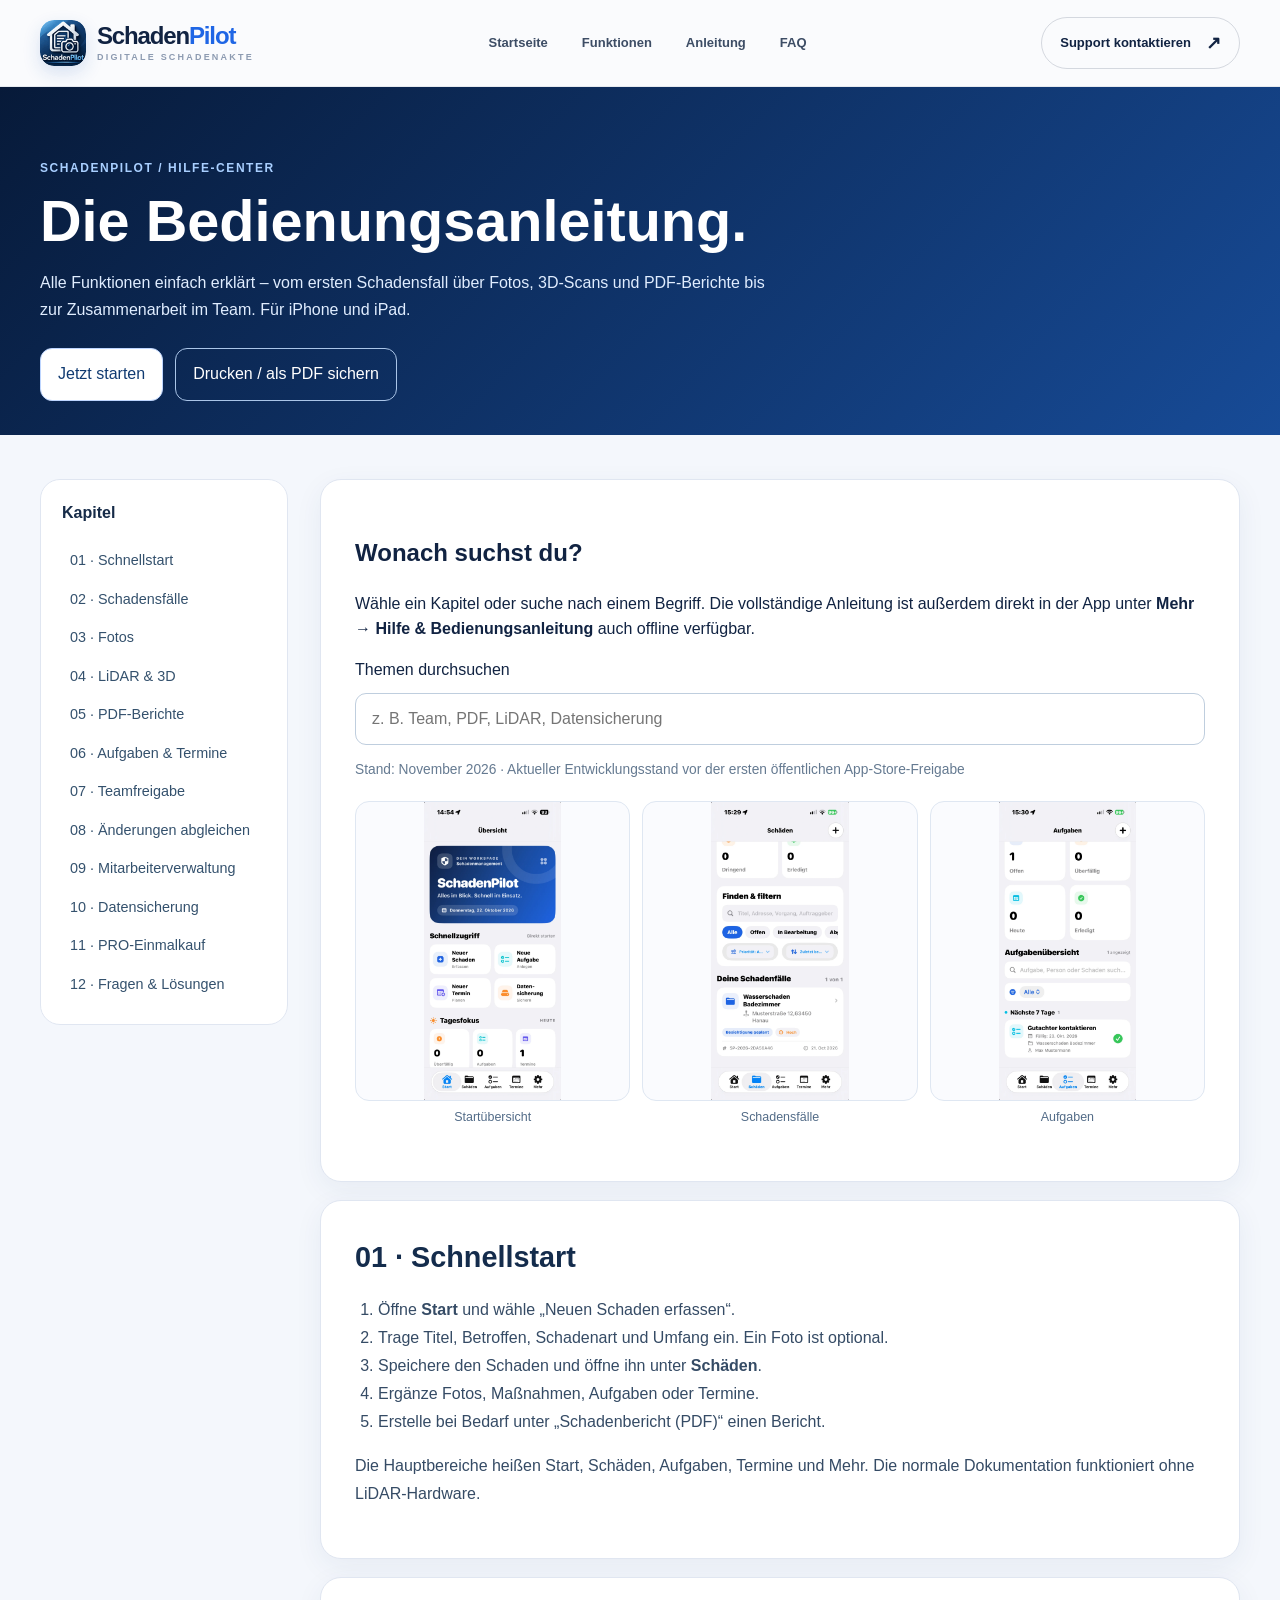
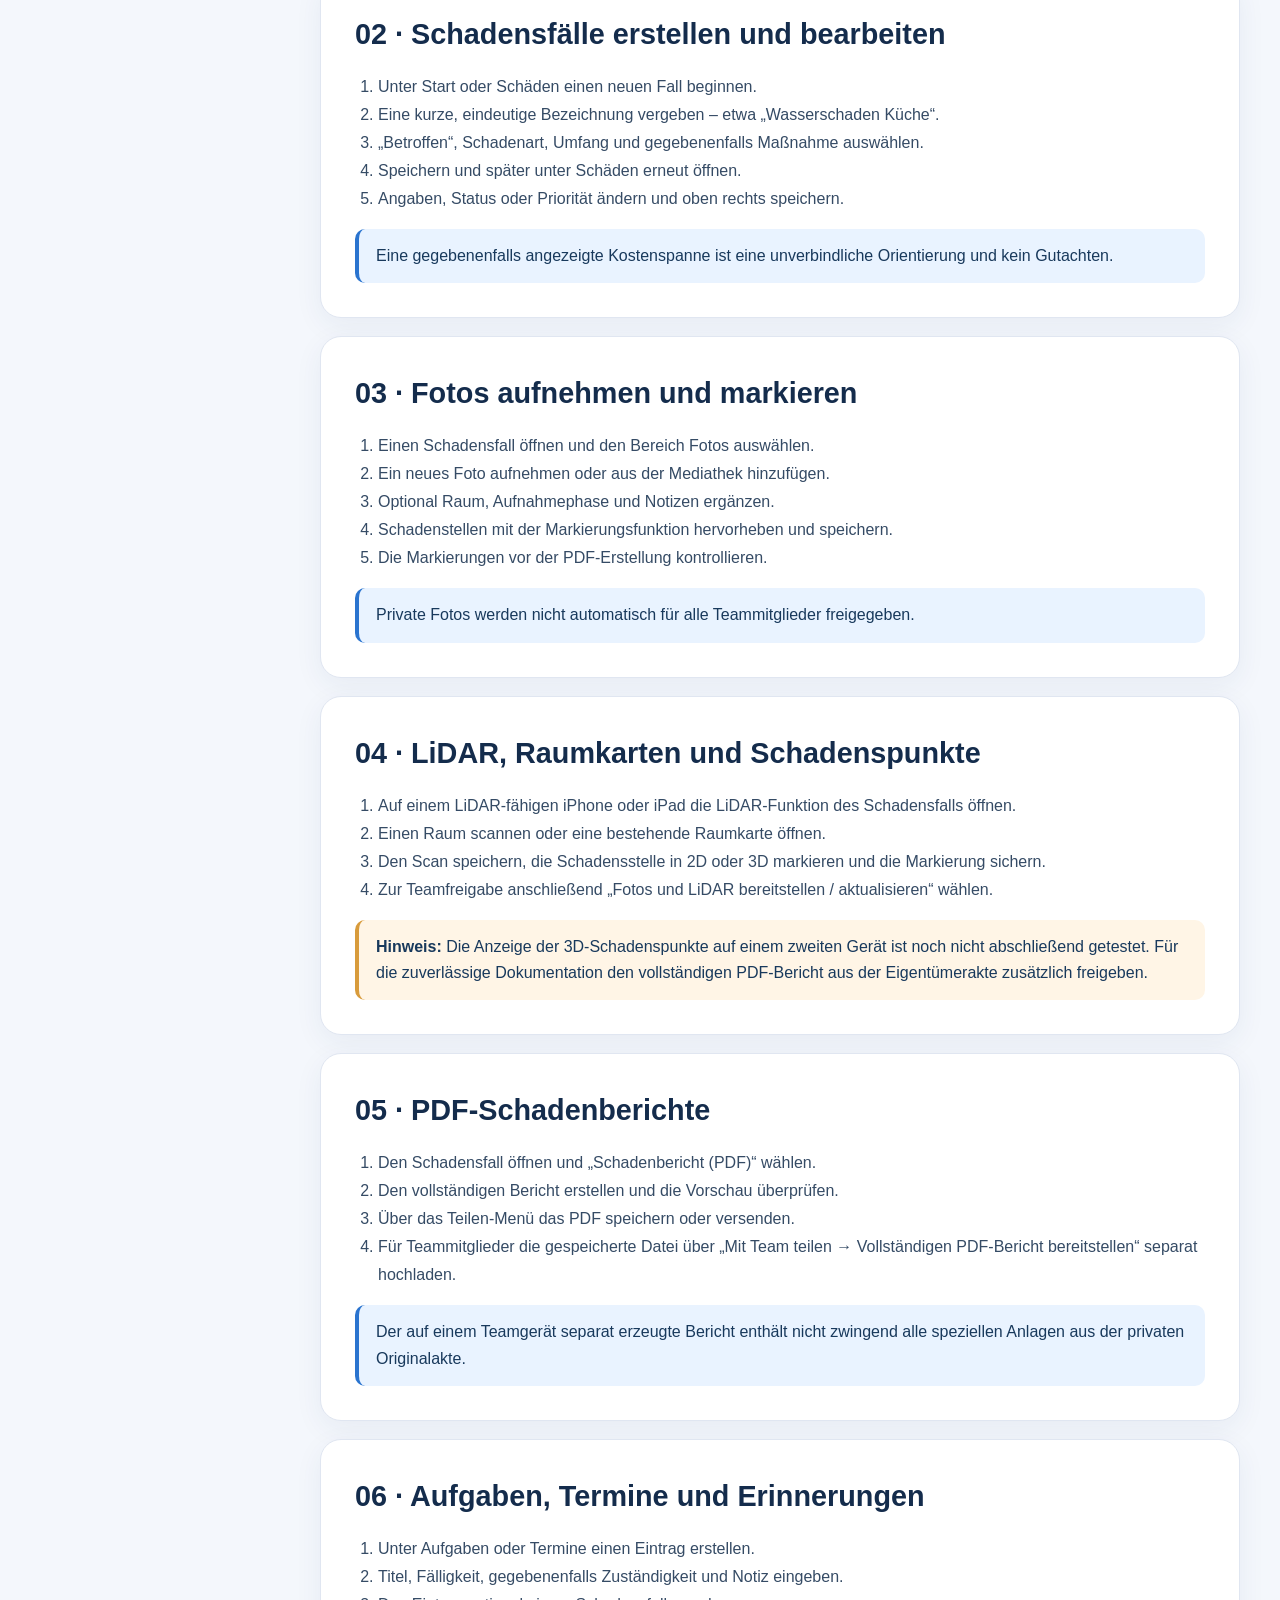
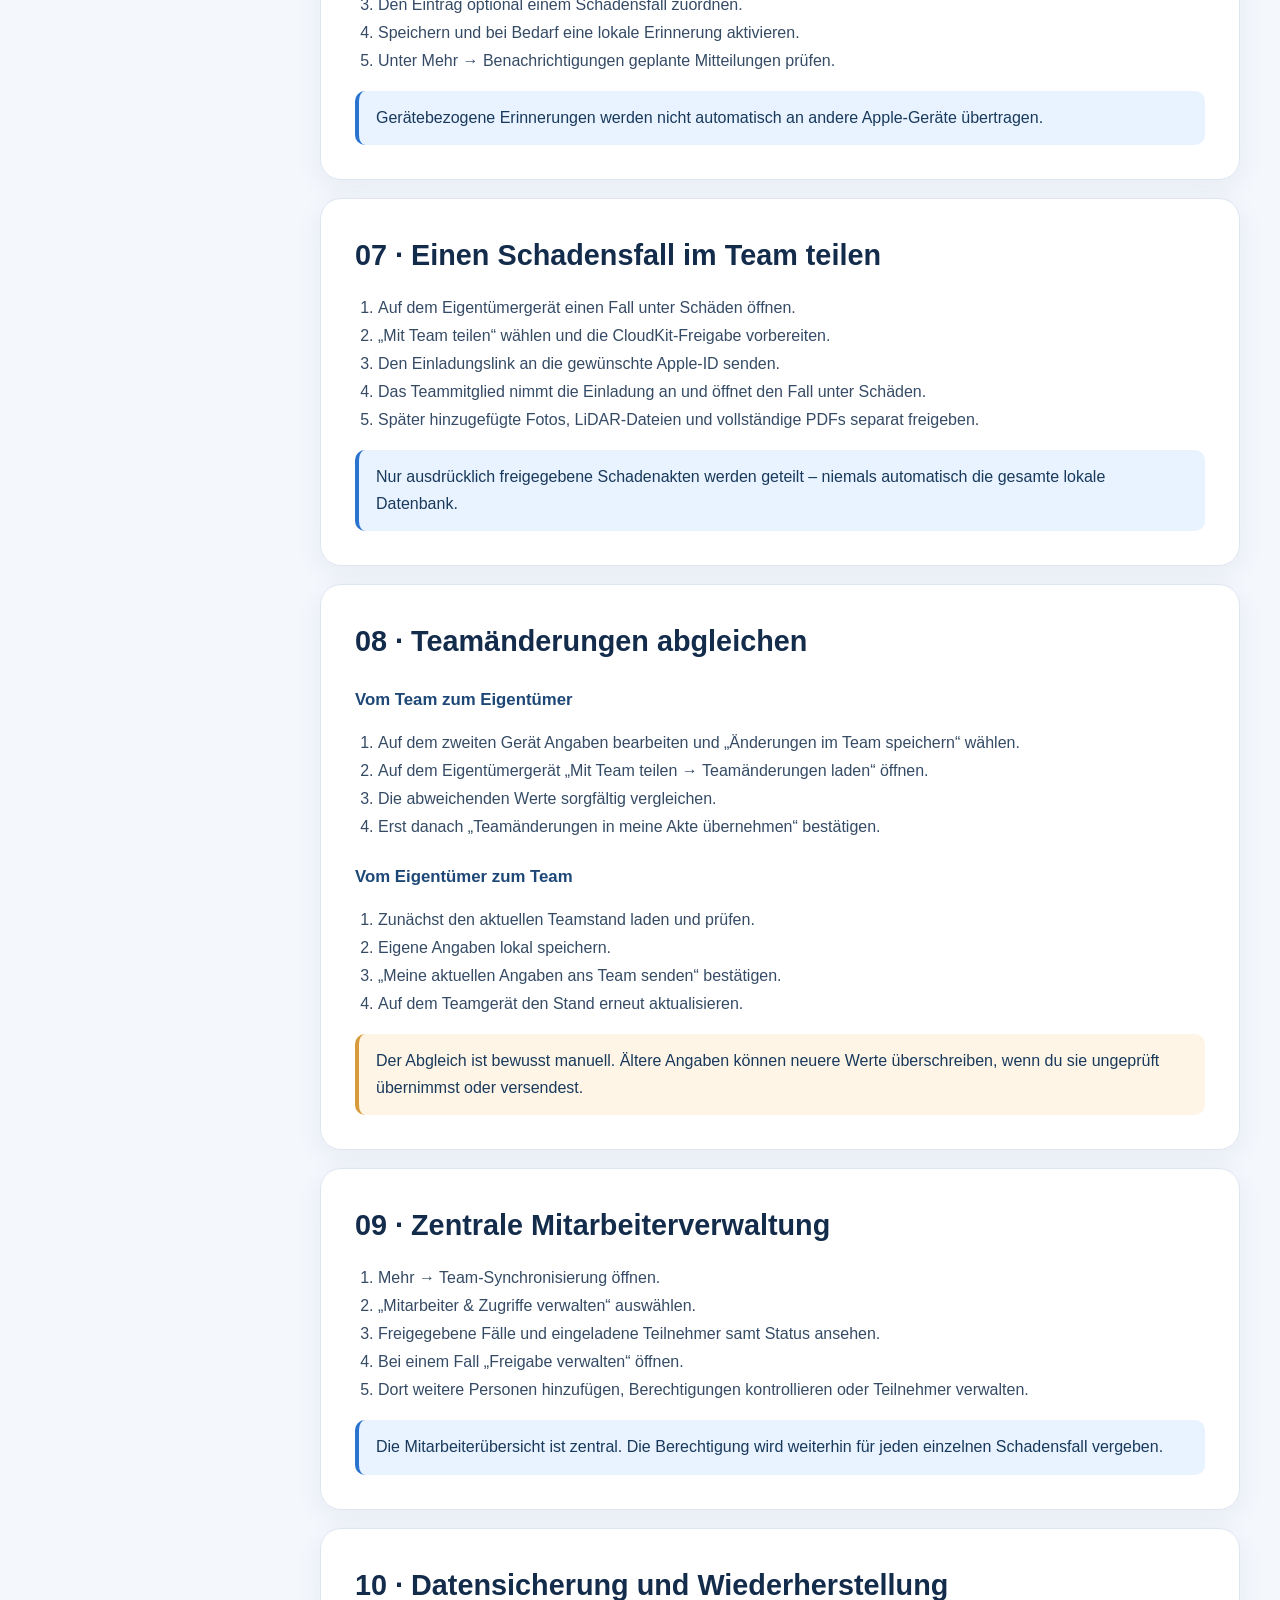
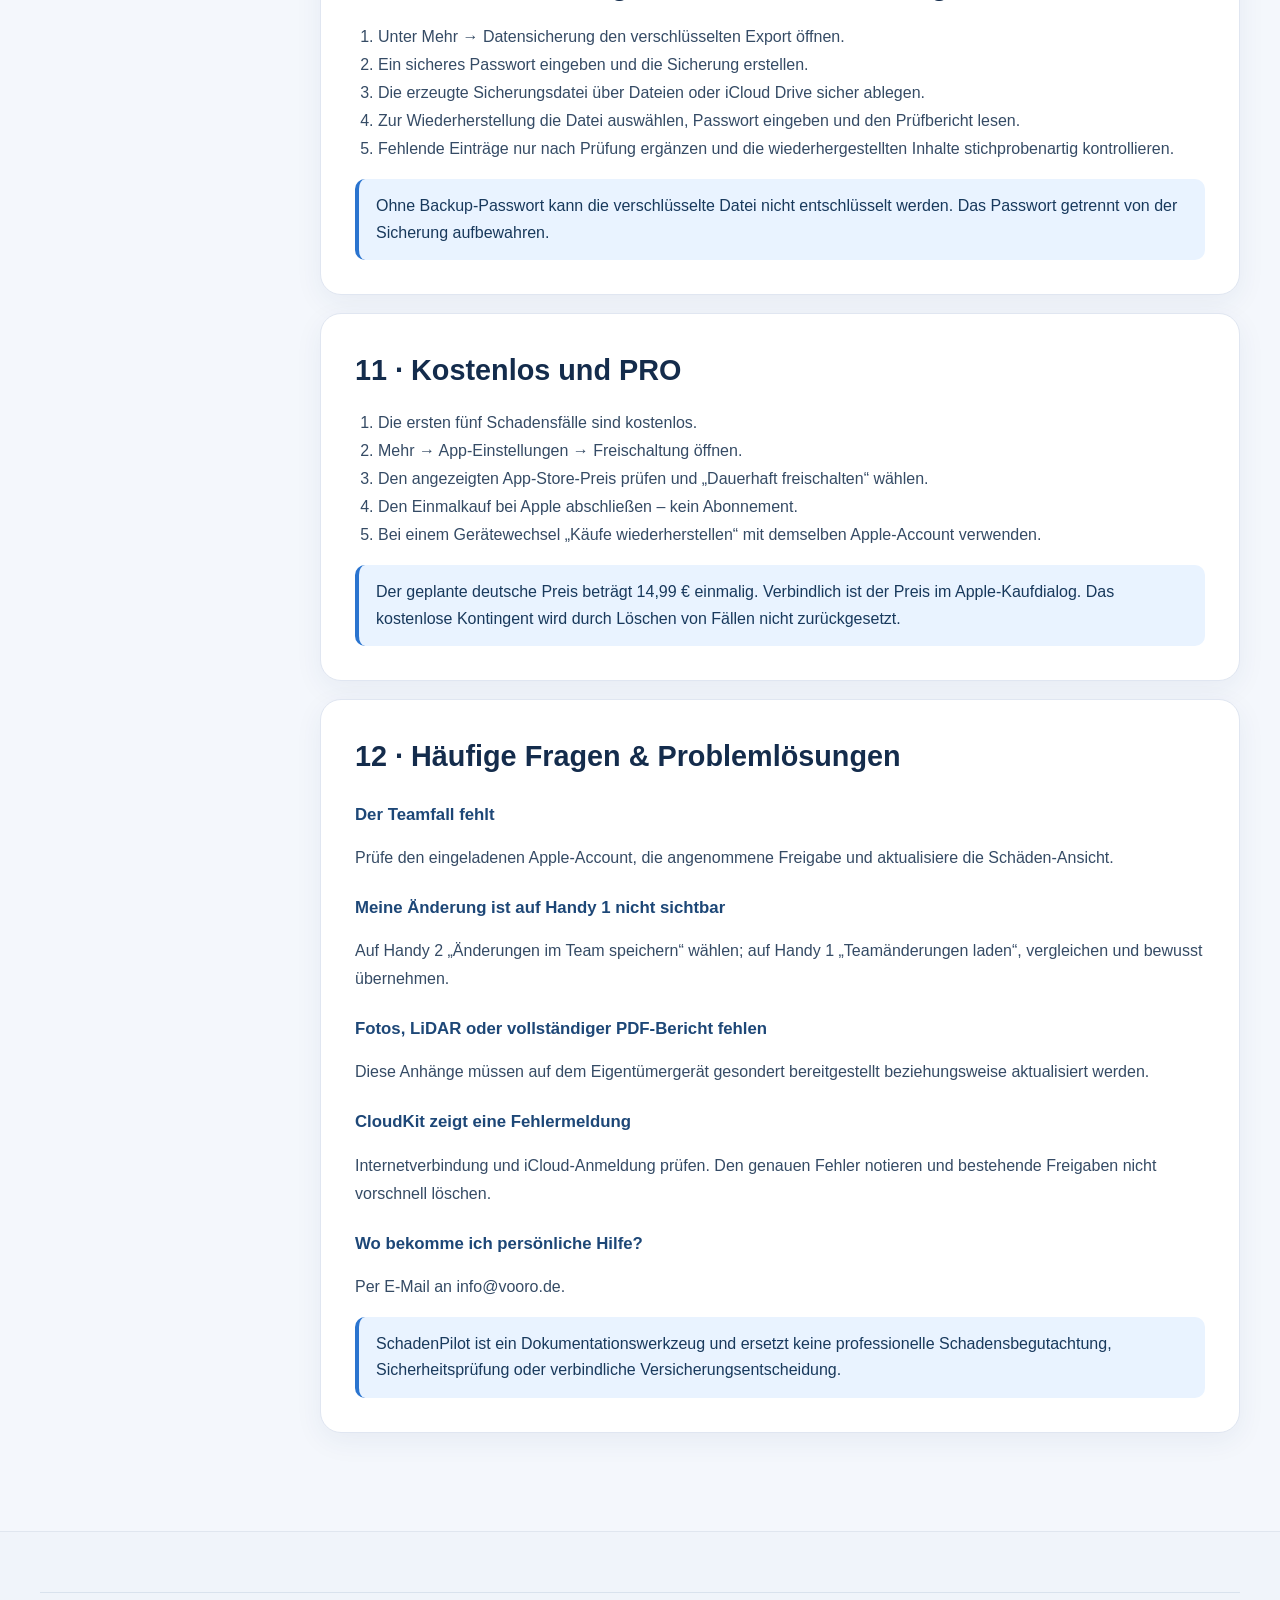
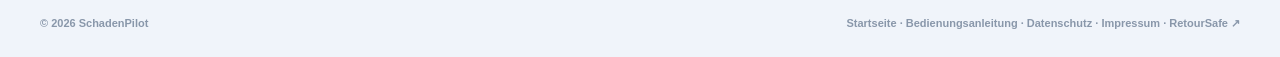
<file: hilfe.html>
<!doctype html>
<html lang="de">
<head>
<meta charset="utf-8"><meta name="viewport" content="width=device-width,initial-scale=1">
<meta name="theme-color" content="#f6f8fc">
<meta name="description" content="Offizielle SchadenPilot Bedienungsanleitung: Schäden erfassen, Fotos und LiDAR dokumentieren, PDF-Berichte, Aufgaben, Teamfreigaben, Datensicherung und PRO.">
<link rel="canonical" href="https://rhartmuth.github.io/schadenpilot-website/hilfe.html">
<link rel="icon" type="image/png" href="assets/images/schadenpilot-app-icon.png">
<link rel="stylesheet" href="assets/styles.css"><title>Hilfe & Bedienungsanleitung | SchadenPilot</title>
<style>
.help-hero{padding:72px 0 34px;background:linear-gradient(135deg,#071a39,#174b97);color:white}
.help-hero h1{font-size:clamp(2.1rem,5vw,3.6rem);line-height:1.1;margin:12px 0}
.help-hero p{max-width:730px;color:#e0edff;line-height:1.7}
.help-hero .eyebrow{letter-spacing:.13em;font-size:.75rem;font-weight:700;color:#a9cfff}
.help-actions{display:flex;gap:12px;flex-wrap:wrap;margin-top:25px}
.help-actions a,.help-actions button{border:1px solid #bdd5ff;background:white;color:#103a71;padding:13px 17px;border-radius:12px;font-weight:700;cursor:pointer;text-decoration:none;font:inherit}
.help-actions .subtle{background:transparent;color:white;border-color:#aac5e8}
.help-page{padding:44px 0 80px;background:#f4f7fc}
.help-layout{display:grid;grid-template-columns:248px minmax(0,1fr);gap:32px;align-items:start}
.help-toc{position:sticky;top:96px;background:#fff;border:1px solid #e0e6f1;border-radius:20px;padding:21px}
.help-toc strong{display:block;margin-bottom:15px;color:#162b48}
.help-toc a{display:block;color:#34516d;text-decoration:none;padding:8px;border-radius:8px;font-size:.9rem}
.help-toc a:hover,.help-toc a:focus-visible{background:#edf4ff;color:#1355a5}
.help-contents{min-width:0}
.help-lead,.help-chapter{background:white;border:1px solid #e0e6f1;box-shadow:0 8px 28px #203e6910;border-radius:21px;padding:clamp(20px,3vw,34px);margin-bottom:18px}
.help-chapter{scroll-margin-top:95px}
.help-chapter h2{font-size:clamp(1.3rem,2.5vw,1.8rem);margin:0 0 13px;color:#142c4c}
.help-chapter h3{font-size:1.05rem;color:#1d4777;margin:23px 0 10px}
.help-chapter p,.help-chapter li,.help-lead li{line-height:1.75;color:#354b65}
.help-chapter ol,.help-lead ol{padding-left:23px}
.help-note{background:#e9f3ff;border-left:4px solid #2a74cf;border-radius:10px;padding:14px 17px;margin-top:16px;color:#18395c;line-height:1.65}
.help-warning{background:#fff5e6;border-left-color:#d89b3b}
.help-images{display:grid;grid-template-columns:repeat(3,minmax(0,1fr));gap:12px;margin:20px 0}
.help-images figure{margin:0;text-align:center}
.help-images img{width:100%;max-height:300px;object-fit:contain;border:1px solid #dfe7f2;border-radius:14px;background:#fafbfe}
.help-images figcaption{font-size:.78rem;color:#536c88;margin-top:7px}
.help-search{width:100%;padding:13px 16px;border:1px solid #bfcede;border-radius:11px;font:inherit;box-sizing:border-box;margin-top:10px}
.help-meta{color:#657a91;font-size:.86rem}
.help-chapter[hidden]{display:none!important}
@media(max-width:850px){.help-layout{grid-template-columns:1fr}.help-toc{position:static}.help-toc .links{display:grid;grid-template-columns:repeat(2,minmax(0,1fr));column-gap:8px}.help-images{gap:6px}.help-images img{max-height:220px}}
@media(max-width:530px){.help-toc .links{grid-template-columns:1fr}.help-images{grid-template-columns:1fr}.help-images img{max-height:280px}.help-hero{padding-top:50px}}
@media print{.site-header,.site-footer,.help-toc,.help-actions,.help-search{display:none!important}.help-layout{display:block}.help-hero{color:#102747;background:white;padding:18px 0}.help-hero p{color:#222}.help-page{padding:10px;background:white}.help-chapter,.help-lead{box-shadow:none;border:1px solid #ccc;break-inside:avoid}.help-chapter[hidden]{display:block!important}body{background:white}}
</style>
</head>
<body>
<a class="skip-link" href="#main">Zum Inhalt springen</a>
<header class="site-header">
<div class="shell header-inner"><a class="brand" href="index.html" aria-label="SchadenPilot Startseite"><span class="brand-mark"><img src="assets/images/schadenpilot-app-icon.png" alt="" width="46" height="46"></span><span>Schaden<span class="brand-accent">Pilot</span><small>Digitale Schadenakte</small></span></a>
<nav class="desktop-nav" aria-label="Hauptnavigation"><a href="index.html">Startseite</a><a href="index.html#funktionen">Funktionen</a><a href="hilfe.html" aria-current="page">Anleitung</a><a href="index.html#fragen">FAQ</a></nav>
<a class="header-cta" href="mailto:info@vooro.de?subject=SchadenPilot%20Support">Support kontaktieren <span aria-hidden="true">↗</span></a>
</div></header>
<main id="main">
<section class="help-hero"><div class="shell"><span class="eyebrow">SCHADENPILOT / HILFE-CENTER</span><h1>Die Bedienungsanleitung.</h1>
<p>Alle Funktionen einfach erklärt – vom ersten Schadensfall über Fotos, 3D-Scans und PDF-Berichte bis zur Zusammenarbeit im Team. Für iPhone und iPad.</p>
<div class="help-actions"><a href="#schnellstart">Jetzt starten</a><button type="button" class="subtle" onclick="window.print()">Drucken / als PDF sichern</button></div></div></section>
<section class="help-page"><div class="shell help-layout">
<aside class="help-toc" aria-label="Inhaltsverzeichnis"><strong>Kapitel</strong><div class="links">
<a href="#schnellstart">01 · Schnellstart</a><a href="#schaden">02 · Schadensfälle</a><a href="#fotos">03 · Fotos</a><a href="#lidar">04 · LiDAR & 3D</a><a href="#pdf">05 · PDF-Berichte</a><a href="#orga">06 · Aufgaben & Termine</a><a href="#team">07 · Teamfreigabe</a><a href="#sync">08 · Änderungen abgleichen</a><a href="#mitarbeiter">09 · Mitarbeiterverwaltung</a><a href="#backup">10 · Datensicherung</a><a href="#pro">11 · PRO-Einmalkauf</a><a href="#fragen">12 · Fragen & Lösungen</a></div></aside>
<div class="help-contents">
<div class="help-lead"><h2>Wonach suchst du?</h2><p>Wähle ein Kapitel oder suche nach einem Begriff. Die vollständige Anleitung ist außerdem direkt in der App unter <strong>Mehr → Hilfe & Bedienungsanleitung</strong> auch offline verfügbar.</p>
<label for="help-search-input">Themen durchsuchen</label><input class="help-search" id="help-search-input" type="search" placeholder="z. B. Team, PDF, LiDAR, Datensicherung" autocomplete="off">
<p class="help-meta">Stand: November 2026 · Aktueller Entwicklungsstand vor der ersten öffentlichen App-Store-Freigabe</p>
<div class="help-images">
<figure><img src="assets/images/dashboard.webp" alt="SchadenPilot Startübersicht" loading="lazy"><figcaption>Startübersicht</figcaption></figure>
<figure><img src="assets/images/schaeden-details.webp" alt="Schadensfallansicht in SchadenPilot" loading="lazy"><figcaption>Schadensfälle</figcaption></figure>
<figure><img src="assets/images/aufgaben-details.webp" alt="Aufgabenansicht in SchadenPilot" loading="lazy"><figcaption>Aufgaben</figcaption></figure></div></div>
<section class="help-chapter" id="schnellstart"><h2>01 · Schnellstart</h2><ol><li>Öffne <strong>Start</strong> und wähle „Neuen Schaden erfassen“.</li><li>Trage Titel, Betroffen, Schadenart und Umfang ein. Ein Foto ist optional.</li><li>Speichere den Schaden und öffne ihn unter <strong>Schäden</strong>.</li><li>Ergänze Fotos, Maßnahmen, Aufgaben oder Termine.</li><li>Erstelle bei Bedarf unter „Schadenbericht (PDF)“ einen Bericht.</li></ol><p>Die Hauptbereiche heißen Start, Schäden, Aufgaben, Termine und Mehr. Die normale Dokumentation funktioniert ohne LiDAR-Hardware.</p></section>
<section class="help-chapter" id="schaden"><h2>02 · Schadensfälle erstellen und bearbeiten</h2><ol><li>Unter Start oder Schäden einen neuen Fall beginnen.</li><li>Eine kurze, eindeutige Bezeichnung vergeben – etwa „Wasserschaden Küche“.</li><li>„Betroffen“, Schadenart, Umfang und gegebenenfalls Maßnahme auswählen.</li><li>Speichern und später unter Schäden erneut öffnen.</li><li>Angaben, Status oder Priorität ändern und oben rechts speichern.</li></ol><div class="help-note">Eine gegebenenfalls angezeigte Kostenspanne ist eine unverbindliche Orientierung und kein Gutachten.</div></section>
<section class="help-chapter" id="fotos"><h2>03 · Fotos aufnehmen und markieren</h2><ol><li>Einen Schadensfall öffnen und den Bereich Fotos auswählen.</li><li>Ein neues Foto aufnehmen oder aus der Mediathek hinzufügen.</li><li>Optional Raum, Aufnahmephase und Notizen ergänzen.</li><li>Schadenstellen mit der Markierungsfunktion hervorheben und speichern.</li><li>Die Markierungen vor der PDF-Erstellung kontrollieren.</li></ol><div class="help-note">Private Fotos werden nicht automatisch für alle Teammitglieder freigegeben.</div></section>
<section class="help-chapter" id="lidar"><h2>04 · LiDAR, Raumkarten und Schadenspunkte</h2><ol><li>Auf einem LiDAR-fähigen iPhone oder iPad die LiDAR-Funktion des Schadensfalls öffnen.</li><li>Einen Raum scannen oder eine bestehende Raumkarte öffnen.</li><li>Den Scan speichern, die Schadensstelle in 2D oder 3D markieren und die Markierung sichern.</li><li>Zur Teamfreigabe anschließend „Fotos und LiDAR bereitstellen / aktualisieren“ wählen.</li></ol><div class="help-note help-warning"><strong>Hinweis:</strong> Die Anzeige der 3D-Schadenspunkte auf einem zweiten Gerät ist noch nicht abschließend getestet. Für die zuverlässige Dokumentation den vollständigen PDF-Bericht aus der Eigentümerakte zusätzlich freigeben.</div></section>
<section class="help-chapter" id="pdf"><h2>05 · PDF-Schadenberichte</h2><ol><li>Den Schadensfall öffnen und „Schadenbericht (PDF)“ wählen.</li><li>Den vollständigen Bericht erstellen und die Vorschau überprüfen.</li><li>Über das Teilen-Menü das PDF speichern oder versenden.</li><li>Für Teammitglieder die gespeicherte Datei über „Mit Team teilen → Vollständigen PDF-Bericht bereitstellen“ separat hochladen.</li></ol><div class="help-note">Der auf einem Teamgerät separat erzeugte Bericht enthält nicht zwingend alle speziellen Anlagen aus der privaten Originalakte.</div></section>
<section class="help-chapter" id="orga"><h2>06 · Aufgaben, Termine und Erinnerungen</h2><ol><li>Unter Aufgaben oder Termine einen Eintrag erstellen.</li><li>Titel, Fälligkeit, gegebenenfalls Zuständigkeit und Notiz eingeben.</li><li>Den Eintrag optional einem Schadensfall zuordnen.</li><li>Speichern und bei Bedarf eine lokale Erinnerung aktivieren.</li><li>Unter Mehr → Benachrichtigungen geplante Mitteilungen prüfen.</li></ol><div class="help-note">Gerätebezogene Erinnerungen werden nicht automatisch an andere Apple-Geräte übertragen.</div></section>
<section class="help-chapter" id="team"><h2>07 · Einen Schadensfall im Team teilen</h2><ol><li>Auf dem Eigentümergerät einen Fall unter Schäden öffnen.</li><li>„Mit Team teilen“ wählen und die CloudKit-Freigabe vorbereiten.</li><li>Den Einladungslink an die gewünschte Apple-ID senden.</li><li>Das Teammitglied nimmt die Einladung an und öffnet den Fall unter Schäden.</li><li>Später hinzugefügte Fotos, LiDAR-Dateien und vollständige PDFs separat freigeben.</li></ol><div class="help-note">Nur ausdrücklich freigegebene Schadenakten werden geteilt – niemals automatisch die gesamte lokale Datenbank.</div></section>
<section class="help-chapter" id="sync"><h2>08 · Teamänderungen abgleichen</h2><h3>Vom Team zum Eigentümer</h3><ol><li>Auf dem zweiten Gerät Angaben bearbeiten und „Änderungen im Team speichern“ wählen.</li><li>Auf dem Eigentümergerät „Mit Team teilen → Teamänderungen laden“ öffnen.</li><li>Die abweichenden Werte sorgfältig vergleichen.</li><li>Erst danach „Teamänderungen in meine Akte übernehmen“ bestätigen.</li></ol><h3>Vom Eigentümer zum Team</h3><ol><li>Zunächst den aktuellen Teamstand laden und prüfen.</li><li>Eigene Angaben lokal speichern.</li><li>„Meine aktuellen Angaben ans Team senden“ bestätigen.</li><li>Auf dem Teamgerät den Stand erneut aktualisieren.</li></ol><div class="help-note help-warning">Der Abgleich ist bewusst manuell. Ältere Angaben können neuere Werte überschreiben, wenn du sie ungeprüft übernimmst oder versendest.</div></section>
<section class="help-chapter" id="mitarbeiter"><h2>09 · Zentrale Mitarbeiterverwaltung</h2><ol><li>Mehr → Team-Synchronisierung öffnen.</li><li>„Mitarbeiter & Zugriffe verwalten“ auswählen.</li><li>Freigegebene Fälle und eingeladene Teilnehmer samt Status ansehen.</li><li>Bei einem Fall „Freigabe verwalten“ öffnen.</li><li>Dort weitere Personen hinzufügen, Berechtigungen kontrollieren oder Teilnehmer verwalten.</li></ol><div class="help-note">Die Mitarbeiterübersicht ist zentral. Die Berechtigung wird weiterhin für jeden einzelnen Schadensfall vergeben.</div></section>
<section class="help-chapter" id="backup"><h2>10 · Datensicherung und Wiederherstellung</h2><ol><li>Unter Mehr → Datensicherung den verschlüsselten Export öffnen.</li><li>Ein sicheres Passwort eingeben und die Sicherung erstellen.</li><li>Die erzeugte Sicherungsdatei über Dateien oder iCloud Drive sicher ablegen.</li><li>Zur Wiederherstellung die Datei auswählen, Passwort eingeben und den Prüfbericht lesen.</li><li>Fehlende Einträge nur nach Prüfung ergänzen und die wiederhergestellten Inhalte stichprobenartig kontrollieren.</li></ol><div class="help-note">Ohne Backup-Passwort kann die verschlüsselte Datei nicht entschlüsselt werden. Das Passwort getrennt von der Sicherung aufbewahren.</div></section>
<section class="help-chapter" id="pro"><h2>11 · Kostenlos und PRO</h2><ol><li>Die ersten fünf Schadensfälle sind kostenlos.</li><li>Mehr → App-Einstellungen → Freischaltung öffnen.</li><li>Den angezeigten App-Store-Preis prüfen und „Dauerhaft freischalten“ wählen.</li><li>Den Einmalkauf bei Apple abschließen – kein Abonnement.</li><li>Bei einem Gerätewechsel „Käufe wiederherstellen“ mit demselben Apple-Account verwenden.</li></ol><div class="help-note">Der geplante deutsche Preis beträgt 14,99 € einmalig. Verbindlich ist der Preis im Apple-Kaufdialog. Das kostenlose Kontingent wird durch Löschen von Fällen nicht zurückgesetzt.</div></section>
<section class="help-chapter" id="fragen"><h2>12 · Häufige Fragen & Problemlösungen</h2>
<h3>Der Teamfall fehlt</h3><p>Prüfe den eingeladenen Apple-Account, die angenommene Freigabe und aktualisiere die Schäden-Ansicht.</p>
<h3>Meine Änderung ist auf Handy 1 nicht sichtbar</h3><p>Auf Handy 2 „Änderungen im Team speichern“ wählen; auf Handy 1 „Teamänderungen laden“, vergleichen und bewusst übernehmen.</p>
<h3>Fotos, LiDAR oder vollständiger PDF-Bericht fehlen</h3><p>Diese Anhänge müssen auf dem Eigentümergerät gesondert bereitgestellt beziehungsweise aktualisiert werden.</p>
<h3>CloudKit zeigt eine Fehlermeldung</h3><p>Internetverbindung und iCloud-Anmeldung prüfen. Den genauen Fehler notieren und bestehende Freigaben nicht vorschnell löschen.</p>
<h3>Wo bekomme ich persönliche Hilfe?</h3><p>Per E-Mail an <a href="mailto:info@vooro.de?subject=SchadenPilot%20Support">info@vooro.de</a>.</p>
<div class="help-note">SchadenPilot ist ein Dokumentationswerkzeug und ersetzt keine professionelle Schadensbegutachtung, Sicherheitsprüfung oder verbindliche Versicherungsentscheidung.</div></section>
</div></div></section></main>
<footer class="site-footer"><div class="shell"><div class="footer-bottom"><span>© 2026 SchadenPilot</span><span><a href="index.html">Startseite</a> · <a href="hilfe.html">Bedienungsanleitung</a> · <a href="datenschutz.html">Datenschutz</a> · <a href="impressum.html">Impressum</a> · <a href="https://rhartmuth.github.io/retoursafe-website/" target="_blank" rel="noopener noreferrer">RetourSafe ↗</a></span></div></div></footer>
<script>
(function(){const field=document.getElementById('help-search-input');const sections=[...document.querySelectorAll('.help-chapter')];field.addEventListener('input',()=>{const q=field.value.trim().toLocaleLowerCase('de');sections.forEach(section=>{section.hidden=!!q&&!section.textContent.toLocaleLowerCase('de').includes(q)})})})();
</script>
</body></html>
</file>
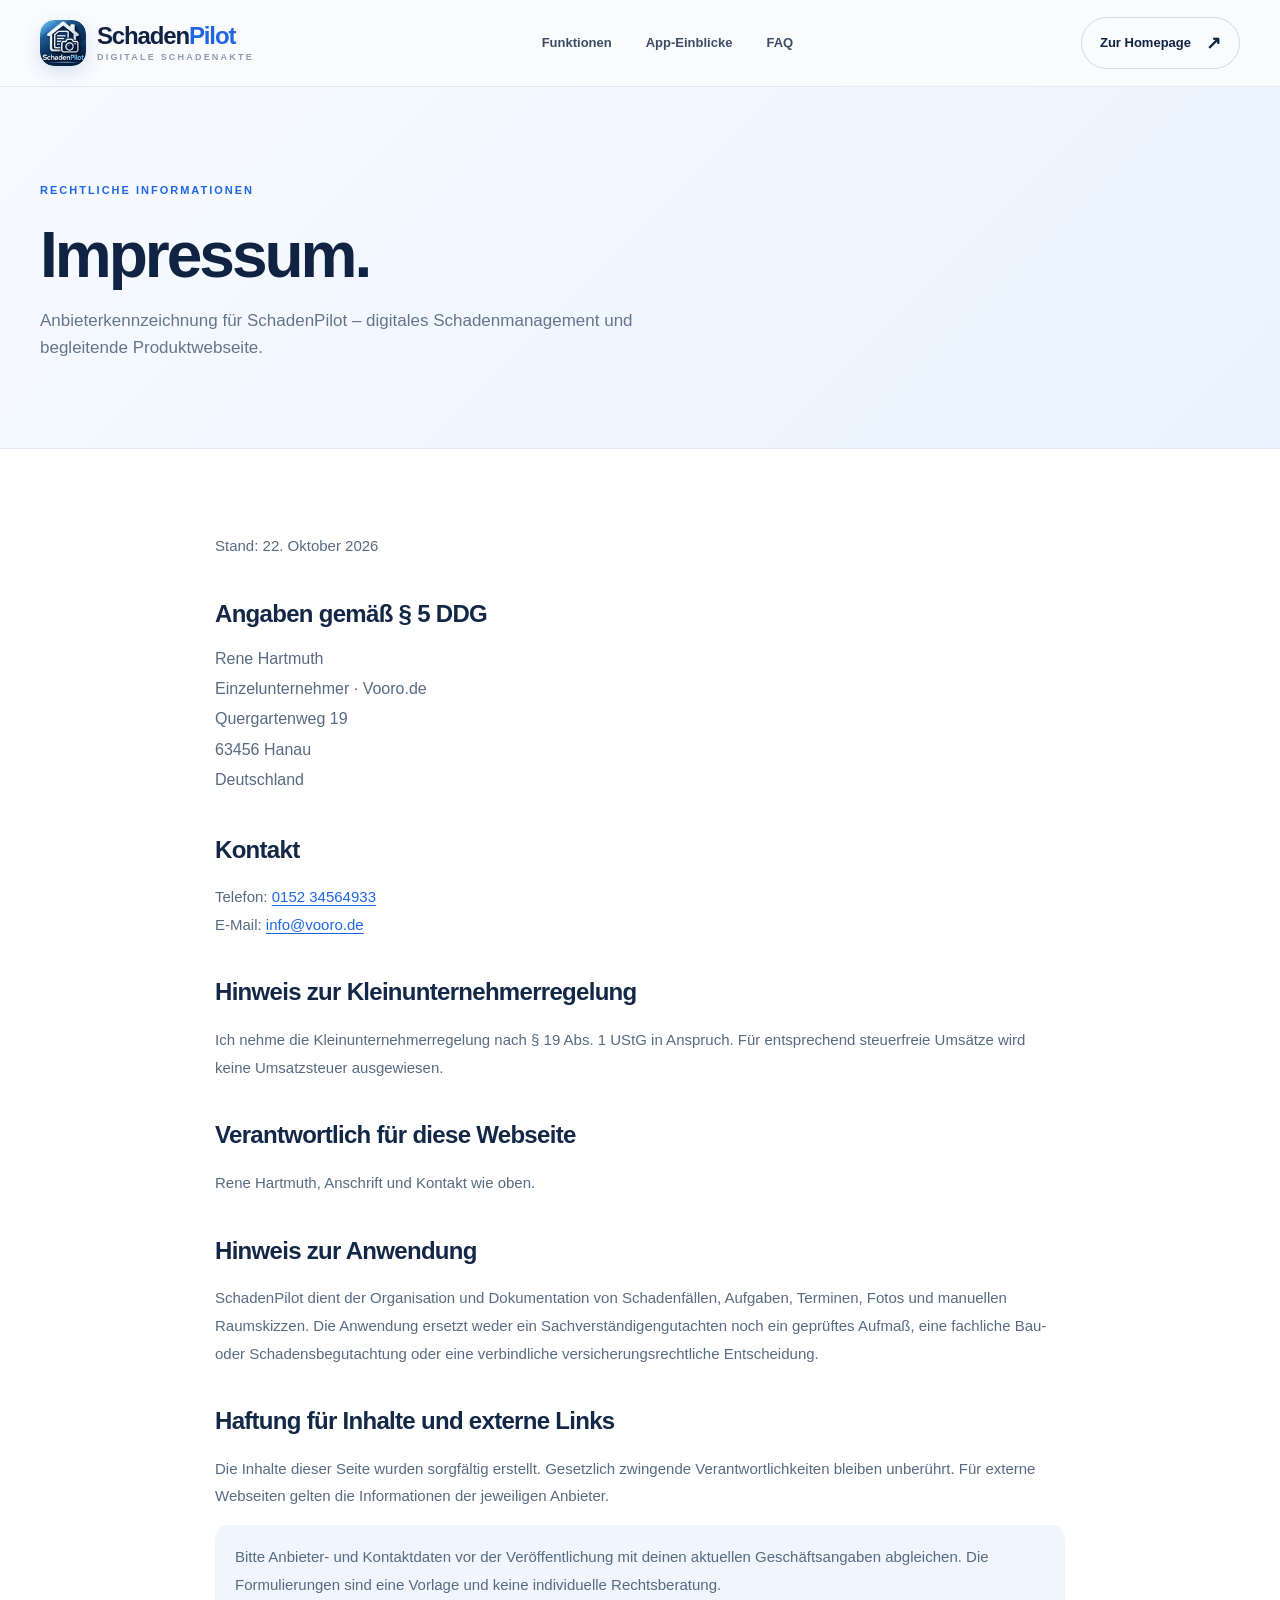
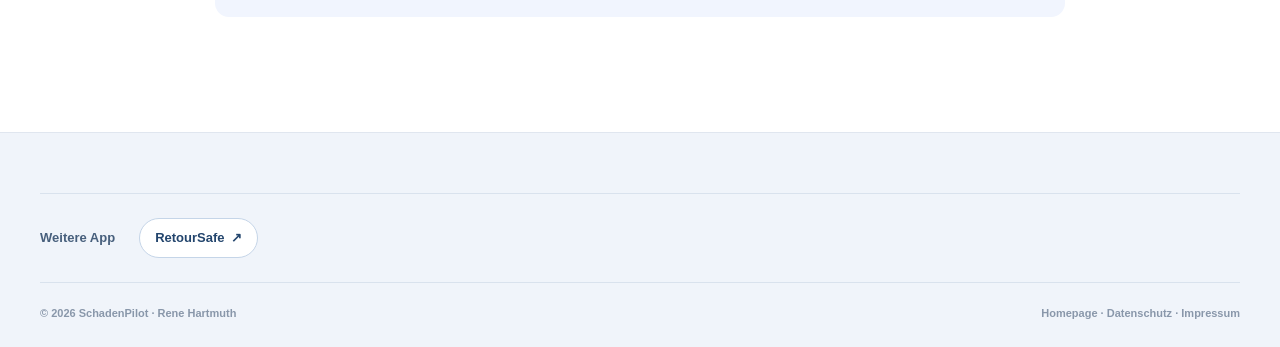
<file: impressum.html>
<!doctype html><html lang="de"><head><meta charset="utf-8"><meta name="viewport" content="width=device-width,initial-scale=1"><meta name="theme-color" content="#f6f8fc"><meta name="description" content="Impressum und Anbieterkennzeichnung für die SchadenPilot-Webseite und App."><link rel="icon" type="image/png" href="assets/images/schadenpilot-app-icon.png"><link rel="stylesheet" href="assets/styles.css"><title>Impressum | SchadenPilot</title></head><body>
<a class="skip-link" href="#main">Zum Inhalt springen</a><header class="site-header"><div class="shell header-inner"><a class="brand" href="index.html" aria-label="SchadenPilot Startseite"><span class="brand-mark"><img src="assets/images/schadenpilot-app-icon.png" alt="" width="46" height="46" loading="eager"></span><span>Schaden<span class="brand-accent">Pilot</span><small>Digitale Schadenakte</small></span></a><nav class="desktop-nav" aria-label="Hauptnavigation"><a href="index.html#funktionen">Funktionen</a><a href="index.html#app-einblicke">App-Einblicke</a><a href="index.html#fragen">FAQ</a></nav><a class="header-cta" href="index.html">Zur Homepage <span aria-hidden="true">↗</span></a><button class="mobile-menu-button" aria-label="Menü öffnen" aria-controls="mobile-nav" aria-expanded="false"><span></span><span></span><span></span></button></div><nav class="mobile-nav" id="mobile-nav" aria-label="Mobile Navigation" hidden><a href="index.html">Startseite</a><a href="index.html#funktionen">Funktionen</a><a href="index.html#fragen">FAQ</a><a href="datenschutz.html">Datenschutz</a></nav></header>
<main id="main"><section class="legal-hero"><div class="shell"><span class="section-index">RECHTLICHE INFORMATIONEN</span><h1>Impressum.</h1><p>Anbieterkennzeichnung für SchadenPilot – digitales Schadenmanagement und begleitende Produktwebseite.</p></div></section><section class="legal-main"><div class="shell"><div class="legal-card"><p class="legal-meta">Stand: 22. Oktober 2026</p><h2>Angaben gemäß § 5 DDG</h2><address>Rene Hartmuth<br>Einzelunternehmer · Vooro.de<br>Quergartenweg 19<br>63456 Hanau<br>Deutschland</address><h2>Kontakt</h2><p>Telefon: <a href="tel:+4915234564933">0152 34564933</a><br>E-Mail: <a href="mailto:info@vooro.de">info@vooro.de</a></p><h2>Hinweis zur Kleinunternehmerregelung</h2><p>Ich nehme die Kleinunternehmerregelung nach § 19 Abs. 1 UStG in Anspruch. Für entsprechend steuerfreie Umsätze wird keine Umsatzsteuer ausgewiesen.</p><h2>Verantwortlich für diese Webseite</h2><p>Rene Hartmuth, Anschrift und Kontakt wie oben.</p><h2>Hinweis zur Anwendung</h2><p>SchadenPilot dient der Organisation und Dokumentation von Schadenfällen, Aufgaben, Terminen, Fotos und manuellen Raumskizzen. Die Anwendung ersetzt weder ein Sachverständigengutachten noch ein geprüftes Aufmaß, eine fachliche Bau- oder Schadensbegutachtung oder eine verbindliche versicherungsrechtliche Entscheidung.</p><h2>Haftung für Inhalte und externe Links</h2><p>Die Inhalte dieser Seite wurden sorgfältig erstellt. Gesetzlich zwingende Verantwortlichkeiten bleiben unberührt. Für externe Webseiten gelten die Informationen der jeweiligen Anbieter.</p><p class="legal-note">Bitte Anbieter- und Kontaktdaten vor der Veröffentlichung mit deinen aktuellen Geschäftsangaben abgleichen. Die Formulierungen sind eine Vorlage und keine individuelle Rechtsberatung.</p></div></div></section></main>
<footer class="site-footer"><div class="shell"><nav class="other-projects" aria-label="Weitere Projekte">
  <span class="other-projects-label">Weitere App</span>
  <div class="other-projects-links">
    <a href="https://rhartmuth.github.io/retoursafe-website/" target="_blank" rel="noopener noreferrer" aria-label="RetourSafe – Retouren und Erstattungen verwalten">RetourSafe <span aria-hidden="true">↗</span></a>
  </div>
</nav>
<div class="footer-bottom"><span>© 2026 SchadenPilot · Rene Hartmuth</span><span><a href="index.html">Homepage</a> · <a href="datenschutz.html">Datenschutz</a> · <a href="impressum.html">Impressum</a></span></div></div></footer><script defer src="assets/app.js"></script></body></html>
</file>
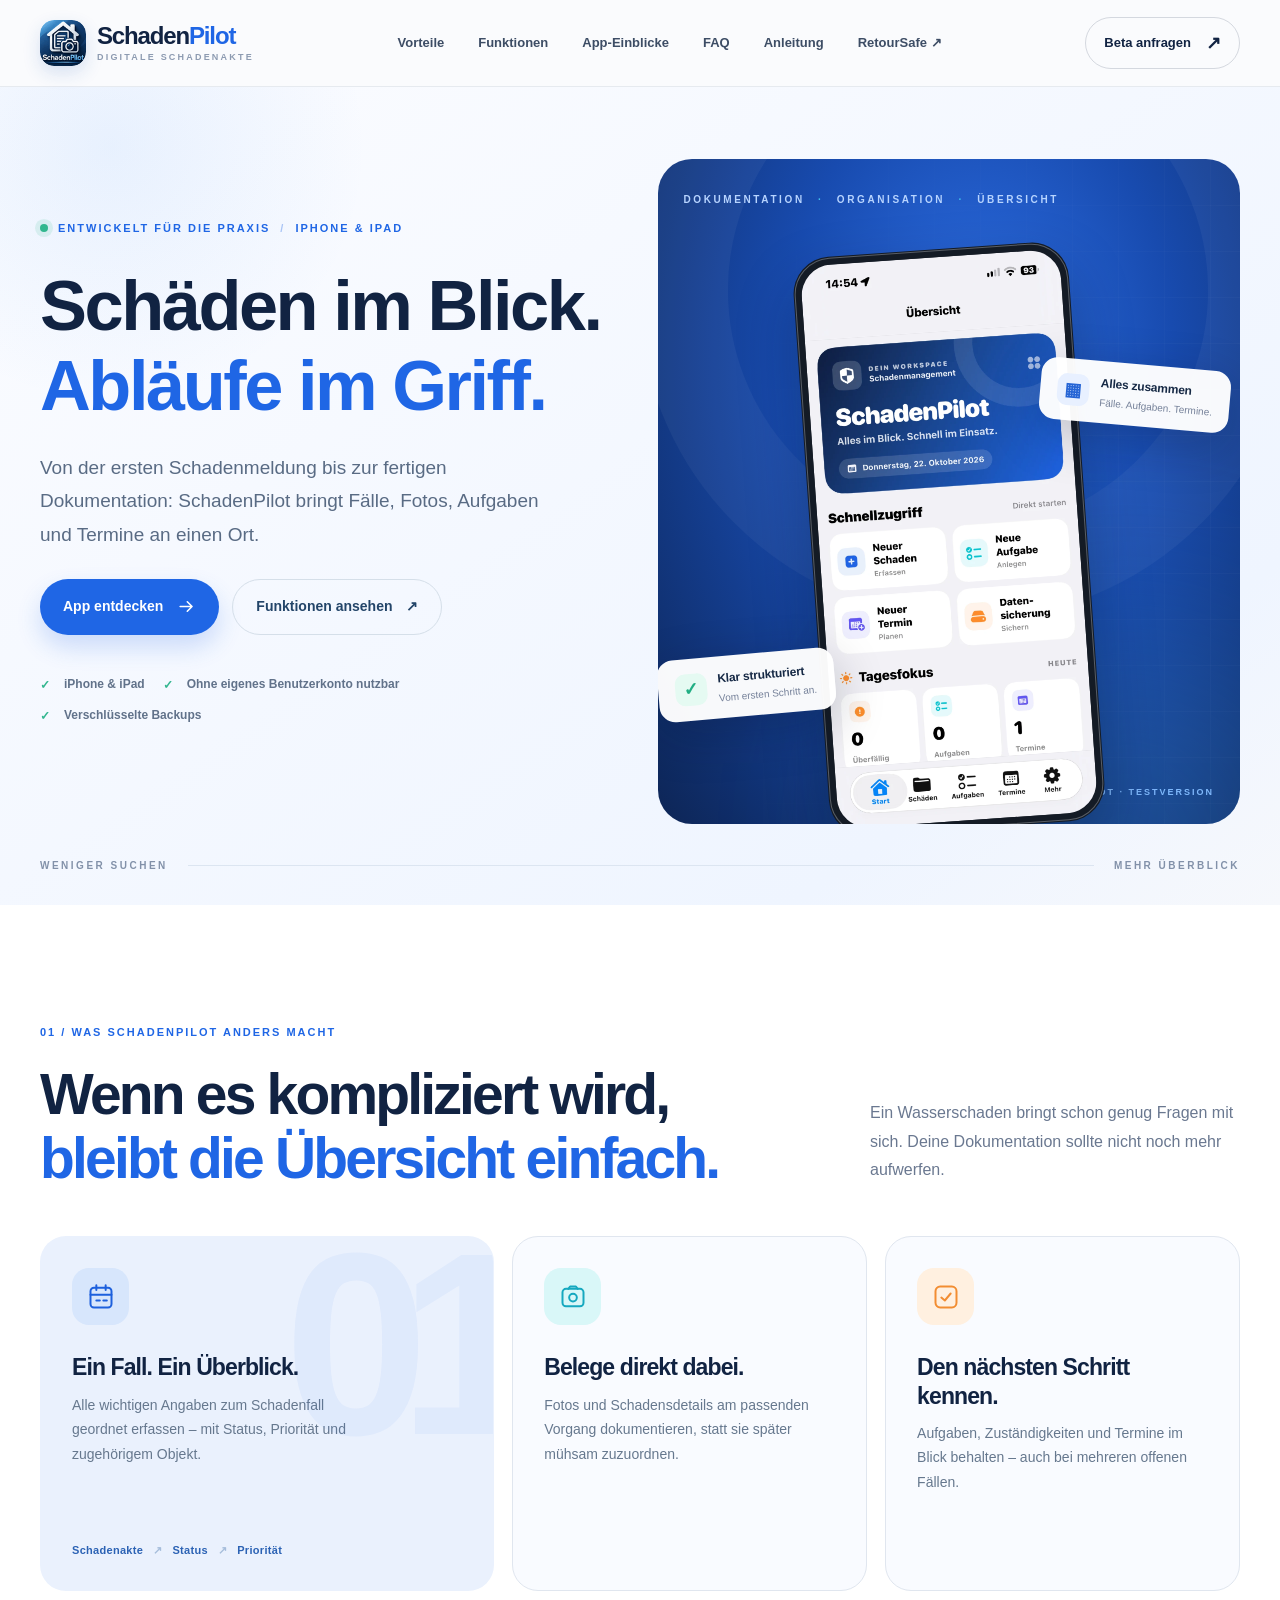
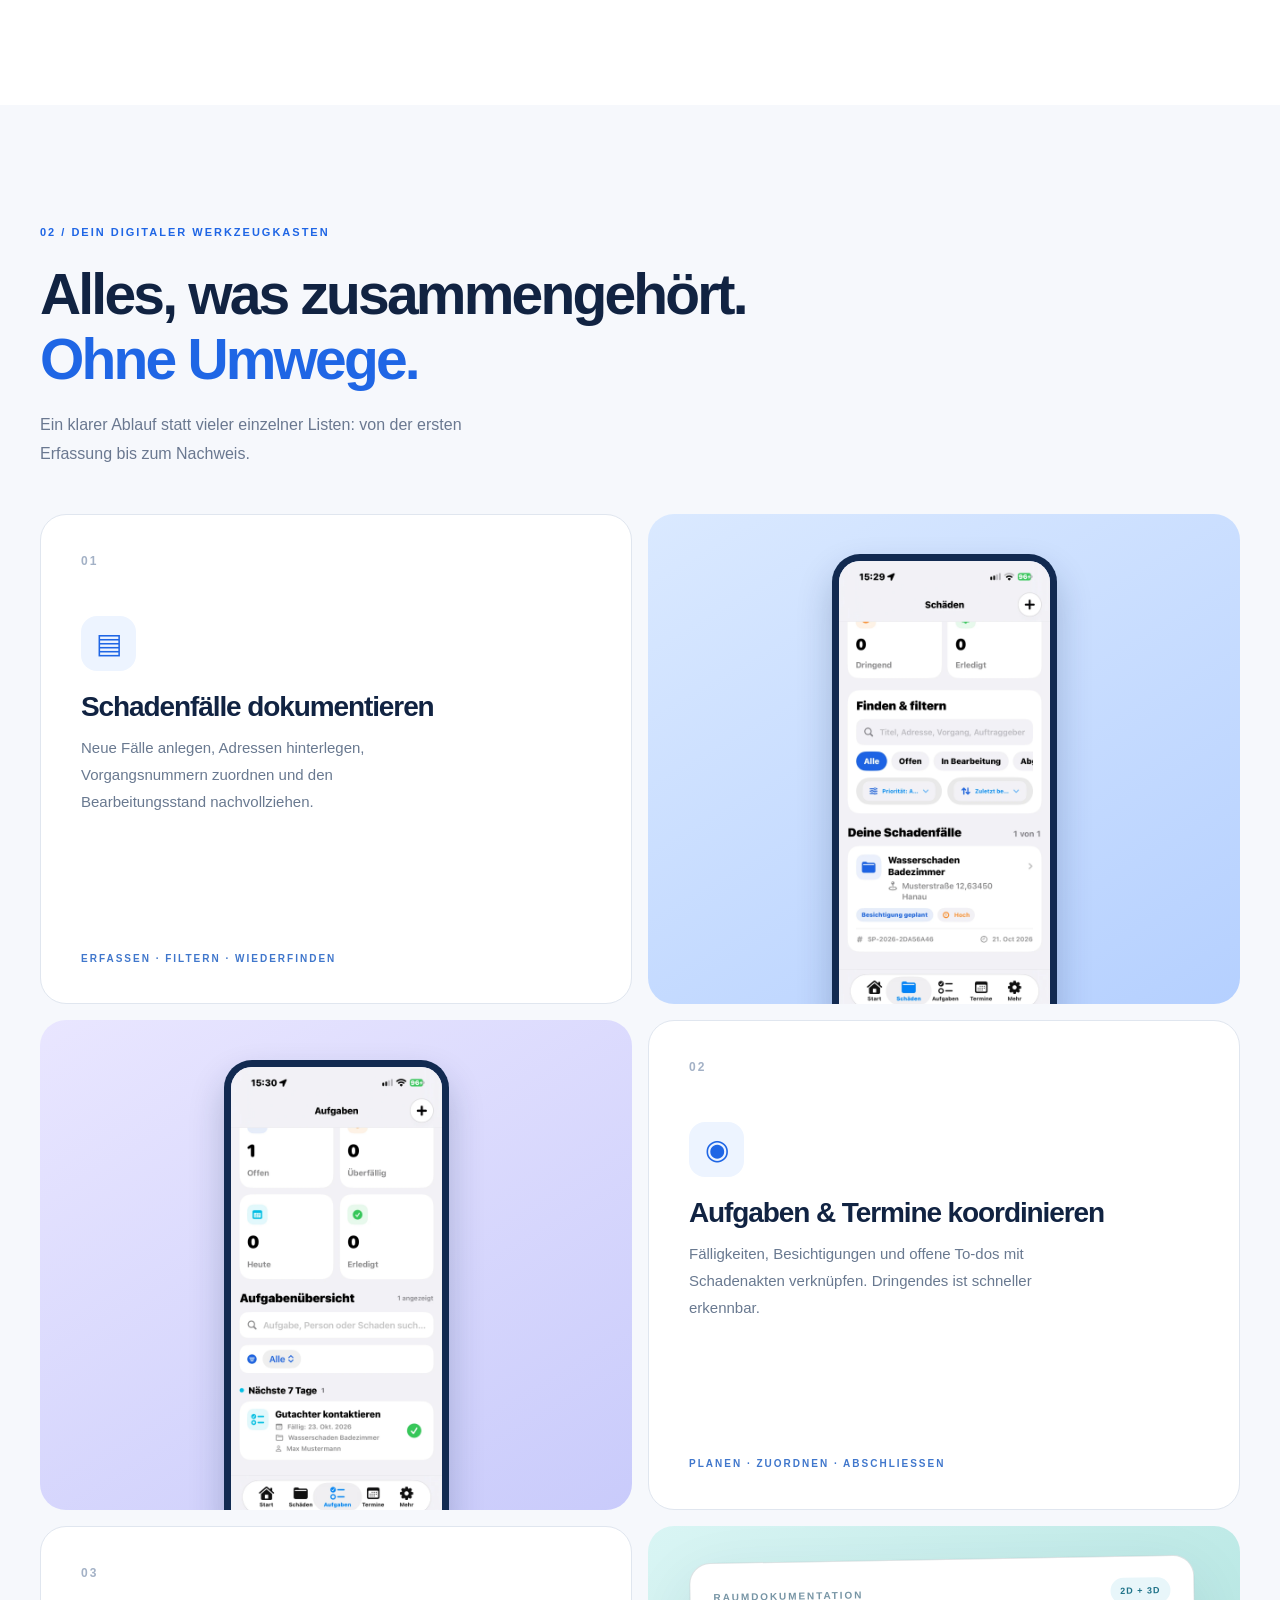
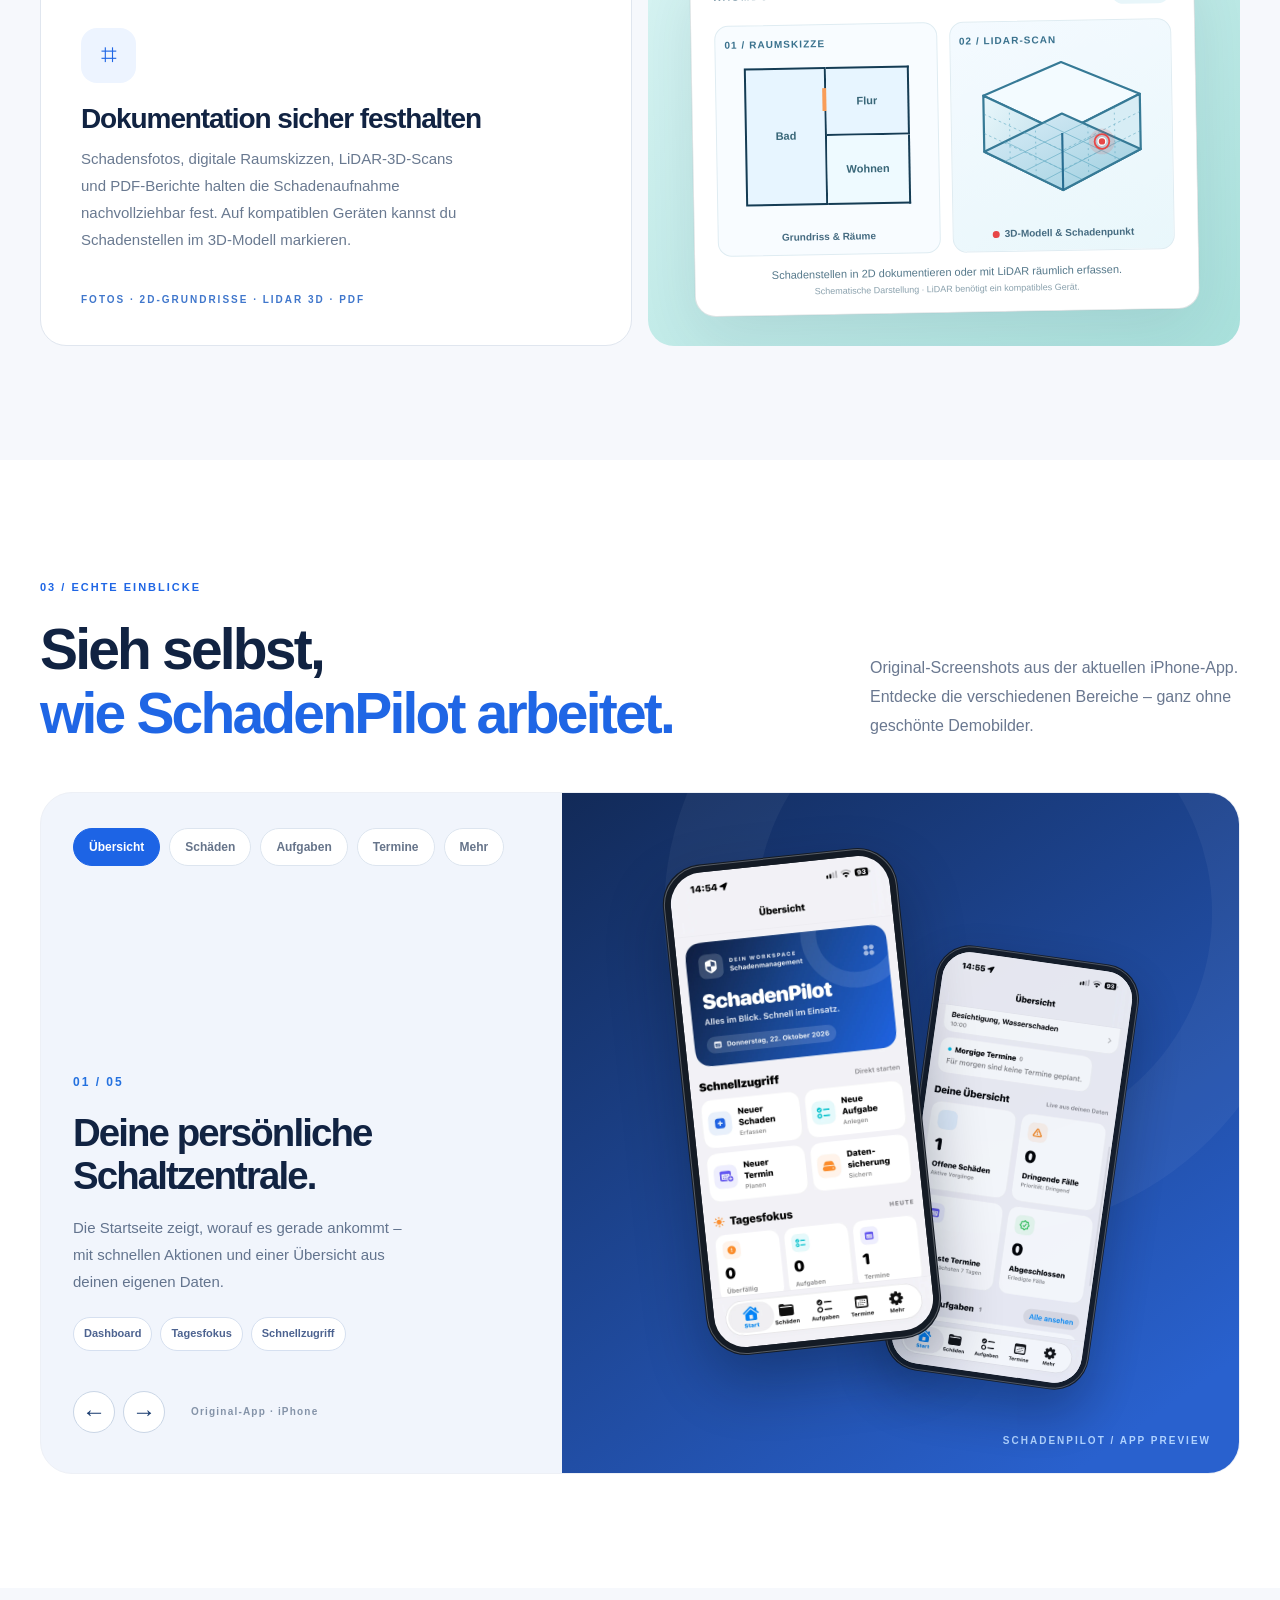
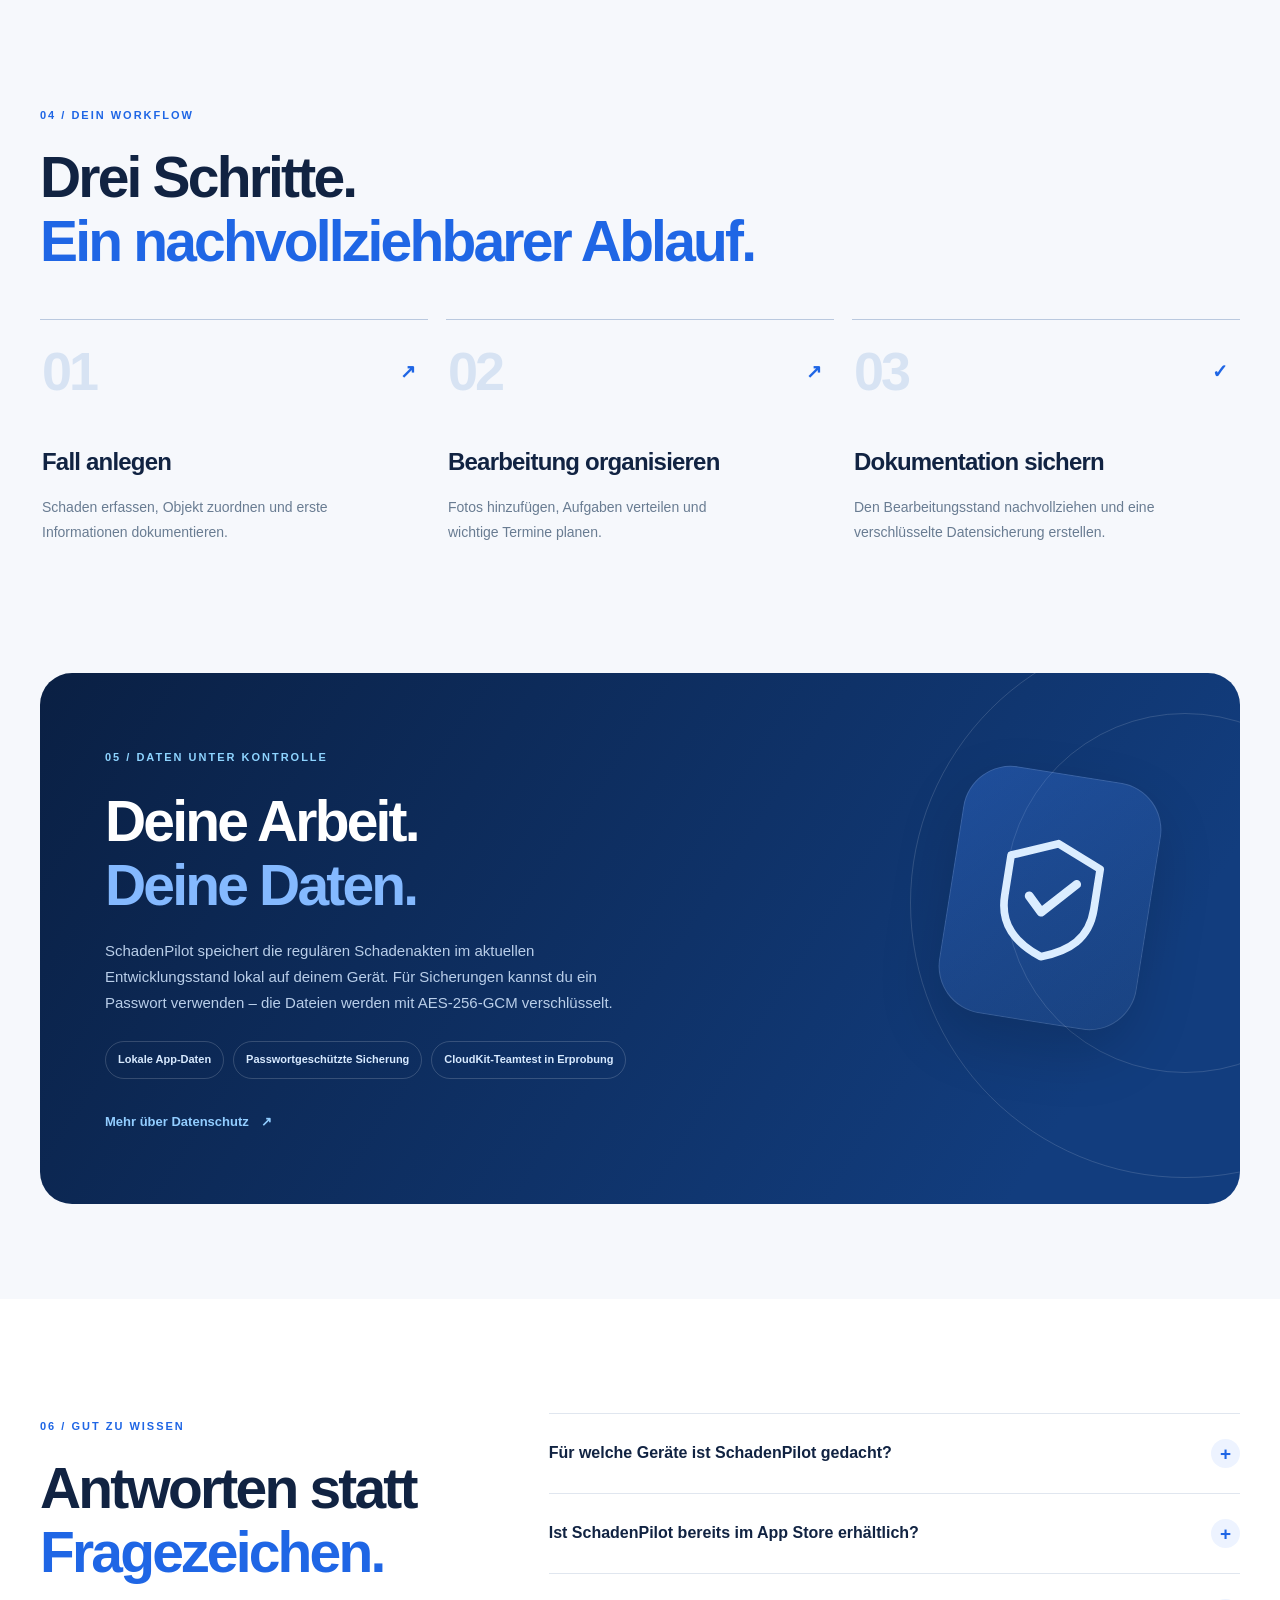
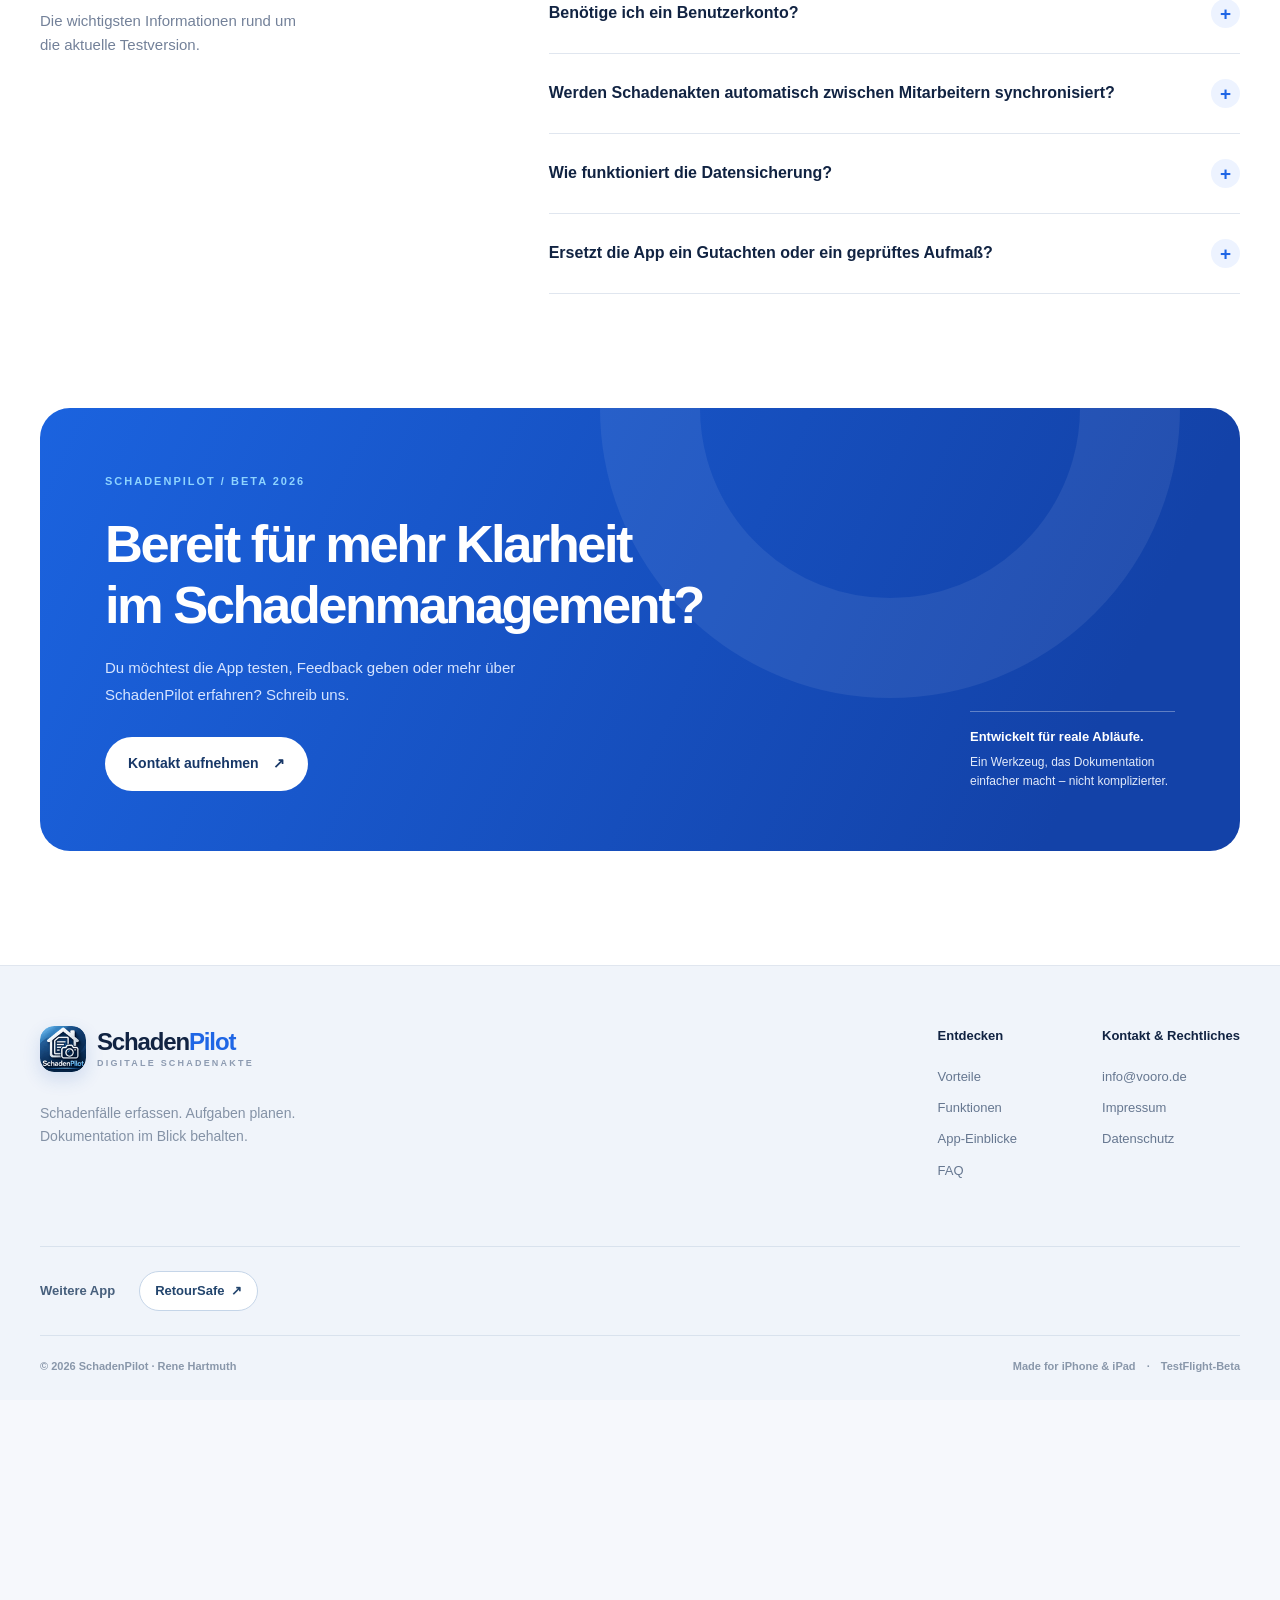
<file: start.html>
<!doctype html><html lang="de"><head><meta charset="utf-8"><meta name="viewport" content="width=device-width,initial-scale=1"><meta http-equiv="refresh" content="0;url=index.html"><title>SchadenPilot – zur Startseite</title><link rel="icon" type="image/png" href="assets/images/schadenpilot-app-icon.png"><link rel="canonical" href="https://rhartmuth.github.io/schadenpilot-website/"></head><body><p>Zur <a href="index.html">SchadenPilot-Startseite</a>.</p></body></html>
</file>
<file: assets/styles.css>
:root{--ink:#112342;--ink-deep:#081d3c;--blue:#1f66e5;--blue-2:#4f91ff;--cyan:#0fb5d2;--mint:#32b68f;--paper:#f6f8fc;--white:#fff;--muted:#69788e;--border:#e0e6ef;--shadow:0 22px 65px rgba(24,48,82,.1);--radius:22px;--shell:1200px}
*{box-sizing:border-box}html{scroll-behavior:smooth;scroll-padding-top:96px}body{margin:0;background:var(--paper);color:var(--ink);font-family:Inter,ui-sans-serif,-apple-system,BlinkMacSystemFont,"Segoe UI",sans-serif;line-height:1.56;-webkit-font-smoothing:antialiased}body.menu-open{overflow:hidden}a{color:inherit;text-decoration:none}button,input{font:inherit}button{cursor:pointer}a:focus-visible,button:focus-visible,summary:focus-visible{outline:3px solid #33b6d8;outline-offset:4px}img{display:block;max-width:100%}.shell{width:min(calc(100% - 64px),var(--shell));margin-inline:auto}.skip-link{position:absolute;z-index:999;top:-70px;left:24px;padding:12px 22px;background:var(--ink);color:white}.skip-link:focus{top:12px}.site-header{position:sticky;top:0;z-index:30;border-bottom:1px solid rgba(12,38,76,.08);background:rgba(250,251,253,.92);backdrop-filter:blur(18px);-webkit-backdrop-filter:blur(18px)}.header-inner{display:flex;align-items:center;min-height:86px;gap:28px}.brand{display:inline-flex;gap:11px;align-items:center;flex-shrink:0;font-weight:850;font-size:24px;letter-spacing:-1.15px;line-height:1.1}.brand-mark{display:grid;place-items:center;color:#fff;background:linear-gradient(145deg,#0f2c58,#296ceb);height:46px;width:46px;border-radius:14px;box-shadow:0 7px 18px rgba(34,90,180,.18)}.brand-mark svg{height:29px;width:29px}.brand-accent{color:var(--blue)}.brand small{display:block;margin-top:4px;color:#8d9bb1;font-size:9px;text-transform:uppercase;letter-spacing:2.2px;font-weight:750}.desktop-nav{display:flex;gap:34px;align-items:center;margin:auto}.desktop-nav a{font-size:13px;font-weight:710;color:#3d4d65;transition:color .2s}.desktop-nav a:hover{color:var(--blue)}.header-cta{display:inline-flex;align-items:center;gap:15px;padding:11px 18px;border:1px solid rgba(17,35,66,.16);border-radius:50px;font-weight:750;font-size:13px;white-space:nowrap;transition:background .2s,color .2s}.header-cta:hover{background:var(--ink);color:white}.header-cta span{font-size:18px}.mobile-menu-button{display:none;border:1px solid var(--border);background:white;border-radius:12px;width:44px;height:44px;align-items:center;justify-content:center;flex-direction:column;gap:5px}.mobile-menu-button span{width:20px;height:2px;background:var(--ink);border-radius:2px}.mobile-nav[hidden]{display:none!important}.mobile-nav{background:white;padding:12px 30px 22px;border-top:1px solid var(--border);box-shadow:0 18px 30px rgba(10,34,77,.07)}.mobile-nav a{display:block;padding:14px 0;font-weight:750;border-bottom:1px solid #edf0f5}
.hero{position:relative;overflow:hidden;background:linear-gradient(145deg,#fbfcff 0%,#eff5ff 80%,#f6f8fc);padding:72px 0 22px}.hero::before{content:"";position:absolute;left:-150px;top:-200px;width:520px;height:520px;border-radius:50%;background:radial-gradient(circle,rgba(49,134,245,.09),transparent 70%);pointer-events:none}.hero-grid{display:grid;grid-template-columns:1fr 1fr;gap:35px;align-items:center;min-height:642px}.hero-copy{position:relative;z-index:2;padding-bottom:38px}.eyebrow,.section-index{font-size:11px;letter-spacing:2px;font-weight:850;color:var(--blue);text-transform:uppercase}.eyebrow{display:flex;align-items:center;gap:10px;flex-wrap:wrap}.signal-dot{width:8px;height:8px;border-radius:50%;background:#31b78e;box-shadow:0 0 0 5px rgba(49,183,142,.13)}.eyebrow-sep{opacity:.35}.hero h1{font-size:clamp(49px,5.5vw,84px);font-weight:850;letter-spacing:-0.035em;line-height:1.13;margin:29px 0 26px;white-space:normal;overflow-wrap:normal}.hero h1 span{color:var(--blue)}.hero-lead{font-size:19px;line-height:1.75;color:#596b84;max-width:530px;margin:0 0 28px}.hero-actions{display:flex;flex-wrap:wrap;gap:13px;margin-bottom:40px}.button{display:inline-flex;align-items:center;justify-content:center;gap:14px;padding:16px 23px;border-radius:100px;font-weight:780;font-size:14px;transition:transform .18s,box-shadow .18s,background .18s;white-space:nowrap}.button:hover{transform:translateY(-2px)}.button-primary{background:var(--blue);color:white;box-shadow:0 12px 25px rgba(31,102,229,.2)}.button-primary:hover{background:#1354cb;box-shadow:0 15px 32px rgba(31,102,229,.3)}.button svg{height:19px;width:19px;fill:none;stroke:currentColor;stroke-width:2;stroke-linecap:round;stroke-linejoin:round}.button-plain{color:#234569;background:transparent;border:1px solid #d5dfe9}.button-plain:hover{background:white}.hero-credentials{display:flex;gap:13px 18px;flex-wrap:wrap;max-width:530px}.hero-credentials span{display:flex;gap:7px;align-items:center;font-size:12px;font-weight:660;color:#61728a}.hero-credentials i{width:17px;height:17px;border-radius:50%;font-style:normal;color:var(--mint);font-weight:900}.hero-art{position:relative;height:665px;border-radius:34px;overflow:hidden;background:radial-gradient(ellipse at 55% 30%,#2e70e7 0%,#184baf 43%,#0d2555 100%);isolation:isolate}.hero-art::before{content:"";position:absolute;inset:-30% -10% auto auto;width:480px;height:480px;border-radius:50%;border:90px solid rgba(255,255,255,.045)}.hero-art::after{content:"";position:absolute;right:-90px;bottom:-220px;width:410px;height:410px;border-radius:50%;background:#47a7ff;filter:blur(110px);opacity:.26}.hero-art-grid{position:absolute;inset:0;opacity:.17;background-image:linear-gradient(rgba(255,255,255,.14) 1px,transparent 1px),linear-gradient(90deg,rgba(255,255,255,.14) 1px,transparent 1px);background-size:46px 46px;mask-image:linear-gradient(90deg,transparent,#000)}.hero-ribbon{position:absolute;z-index:2;top:33px;left:26px;right:20px;font-size:10px;letter-spacing:2.6px;font-weight:850;color:#b7d4ff}.hero-ribbon span{color:#41c2ed;margin:0 8px}.device{position:relative;background:#141b25;padding:8px;border-radius:40px;box-shadow:0 27px 60px rgba(3,15,33,.32);overflow:hidden}.device::after{content:"";position:absolute;pointer-events:none;border:1px solid rgba(255,255,255,.29);border-radius:inherit;inset:1px}.device-screen{border-radius:32px;overflow:hidden;background:#f1f2f7}.device-screen img{width:100%;height:auto}.hero-device{position:absolute;z-index:3;top:90px;left:50%;transform:translateX(-50%) rotate(-4deg);width:276px;border-radius:37px}.hero-device .device-screen{border-radius:31px}.floating-note{position:absolute;z-index:5;display:flex;align-items:center;gap:11px;padding:13px 17px;background:rgba(255,255,255,.97);border-radius:16px;box-shadow:0 14px 50px rgba(8,17,39,.24);min-width:177px}.floating-note strong{display:block;font-size:12px;letter-spacing:-.2px;color:#162945}.floating-note small{display:block;font-size:10px;margin-top:2px;color:#758199}.note-top{top:205px;right:10px;transform:rotate(5deg)}.note-bottom{bottom:108px;left:0px;transform:rotate(-5deg)}.note-icon{width:32px;height:32px;border-radius:10px;display:grid;place-items:center;font-size:18px;font-weight:850}.note-icon-blue{background:#e8f0ff;color:#2665d5}.note-icon-mint{background:#e5faf2;color:#21ae83}.hero-art-caption{position:absolute;bottom:25px;right:26px;color:#8ebefc;font-size:9px;letter-spacing:2px;font-weight:830}.micro-divider{display:flex;align-items:center;gap:20px;padding:34px 0 9px;color:#8291a9;font-size:10px;font-weight:900;letter-spacing:2.5px}.micro-line{height:1px;flex:1;background:#dce5f1}
.section{padding:114px 0}.section-head{margin-bottom:46px}.section-head h2,.faq-intro h2,.privacy-wrap h2{font-size:clamp(38px,4.45vw,62px);line-height:1.13;letter-spacing:-2.8px;font-weight:845;margin:18px 0 0}.section-head h2 em,.faq-intro h2 em,.privacy-wrap h2 em{font-style:normal;color:var(--blue)}.section-head>p,.head-split>p{font-size:16px;line-height:1.8;color:#6a7890;max-width:440px;margin-top:20px}.head-split{display:flex;align-items:flex-end;justify-content:space-between;gap:50px}.head-split>p{margin-bottom:5px;max-width:370px}.section-benefits{background:white}.benefits-grid{display:grid;grid-template-columns:1.28fr 1fr 1fr;gap:18px}.benefit-card{position:relative;min-height:355px;border:1px solid var(--border);border-radius:26px;background:#f9fbff;padding:31px;display:flex;flex-direction:column;overflow:hidden}.benefit-featured{background:#eaf1fd;border-color:transparent}.benefit-card h3{margin:28px 0 11px;font-size:23px;line-height:1.23;letter-spacing:-.9px}.benefit-card p{color:#66788e;font-size:14px;line-height:1.75;margin:0;max-width:290px}.benefit-icon{display:grid;place-items:center;height:57px;width:57px;border-radius:17px}.benefit-icon svg{width:28px;height:28px;fill:none;stroke:currentColor;stroke-width:1.7;stroke-linejoin:round;stroke-linecap:round}.benefit-icon-blue{background:#d7e6fc;color:#1d60dd}.benefit-icon-cyan{background:#d9f7f8;color:#16a8bf}.benefit-icon-orange{background:#fff0e0;color:#f28d32}.feature-watermark{position:absolute;right:-20px;top:-95px;color:rgba(31,102,229,.05);font-size:260px;letter-spacing:-30px;font-weight:900;pointer-events:none}.feature-strip{display:flex;align-items:center;gap:10px;font-size:11px;font-weight:800;letter-spacing:.3px;color:#2b62b4;margin-top:auto;padding-top:26px}.feature-strip span{color:#a6bddb}
.section-functions{background:#f6f8fc}.function-grid{display:grid;grid-template-columns:1fr 1fr;gap:16px}.function-text,.function-visual{min-height:420px;border-radius:26px;overflow:hidden}.function-text{background:white;border:1px solid var(--border);padding:37px 40px;display:flex;flex-direction:column;align-items:flex-start}.function-count{font-size:12px;letter-spacing:2px;color:#a3b1c6;font-weight:900}.function-symbol{margin-top:45px;background:#edf4ff;color:var(--blue);height:55px;width:55px;display:grid;place-items:center;font-size:28px;border-radius:16px}.function-text h3{font-size:28px;line-height:1.2;letter-spacing:-1.1px;margin:19px 0 10px}.function-text p{font-size:15px;line-height:1.8;color:#697990;max-width:380px;margin:0}.function-detail{margin-top:auto;padding-top:24px;font-size:10px;font-weight:850;letter-spacing:2px;color:#4077cc}.function-visual{position:relative;display:flex;justify-content:center;align-items:flex-start;padding:25px 20px 0}.visual-blue{background:linear-gradient(150deg,#dae9ff,#b5d0ff)}.visual-lilac{background:linear-gradient(150deg,#e9e6ff,#c9cbfb)}.visual-mint{background:linear-gradient(140deg,#d9f5f4,#a9e1dc);align-items:center;padding:26px}.image-window{width:225px;max-width:90%;border-radius:28px 28px 0 0;border:7px solid #122a51;border-bottom:0;box-shadow:0 18px 35px rgba(11,40,78,.23);overflow:hidden;transform:translateY(15px)}.image-window img{width:100%;height:auto}.function-illustration{background:white;width:min(100%,405px);height:340px;border:1px solid rgba(9,59,64,.14);border-radius:21px;box-shadow:var(--shadow);padding:24px 28px;transform:rotate(-2deg)}.illus-head{display:flex;justify-content:space-between;font-size:10px;letter-spacing:1.9px;color:#7795a5;font-weight:900}.plan-art{display:grid;grid-template-columns:1fr 1fr;grid-template-rows:90px 90px;margin:27px auto 0;width:80%;max-width:270px;transform:rotate(2deg)}.room{display:grid;place-items:center;border:3px solid #153c54;background:#e7f5ff;position:relative;font-weight:750;color:#386678;font-size:14px}.room-a{grid-row:1/3}.room-b{border-left:0}.room-c{border-left:0;border-top:0;background:#eefaff}.mark-door{position:absolute;right:-4px;top:32px;height:31px;width:7px;background:#f99d58}.function-illustration p{color:#668092;font-size:12px;text-align:center;margin-top:22px;line-height:1.5}
.section-showcase{background:white}.showcase-panel{display:grid;grid-template-columns:.87fr 1.13fr;min-height:680px;background:#f1f5fc;border-radius:32px;overflow:hidden;border:1px solid #edf0f6}.showcase-control{padding:35px 32px 40px;display:flex;flex-direction:column}.tab-list{display:flex;flex-wrap:wrap;gap:9px}.showcase-tab{border:1px solid #dde5ef;background:white;color:#66748a;padding:9px 15px;font-size:12px;border-radius:30px;font-weight:750;transition:.2s}.showcase-tab:hover{border-color:#99b7e5;color:#1b55b8}.showcase-tab.active{background:#1d64e5;color:#fff;border-color:#1d64e5}.showcase-description{margin-top:auto;margin-bottom:40px}.showcase-number{font-size:12px;font-weight:850;letter-spacing:2px;color:#2471df}.showcase-description h3{font-size:clamp(31px,3vw,44px);line-height:1.13;letter-spacing:-1.9px;max-width:395px;margin:17px 0}.showcase-description p{font-size:15px;color:#63748e;line-height:1.8;max-width:345px}.view-points{display:flex;flex-wrap:wrap;gap:8px;margin-top:22px}.view-points span{border:1px solid #d6e0f0;background:white;border-radius:100px;padding:7px 10px;font-size:11px;color:#4d6390;font-weight:720}.showcase-actions{display:flex;align-items:center;gap:8px}.showcase-actions>span{margin-left:18px;color:#8493a8;font-weight:850;font-size:10px;letter-spacing:1.2px}.circle-control{display:grid;place-items:center;width:42px;height:42px;border-radius:50%;border:1px solid #cad6e6;color:#183b6f;background:#fff;font-size:24px;transition:background .2s,color .2s}.circle-control:hover{background:#1f66e5;color:white}.showcase-stage{position:relative;min-height:680px;background:linear-gradient(145deg,#122a58 0%,#2961ce 90%);overflow:hidden}.stage-oval{position:absolute;left:15%;top:-200px;width:640px;height:640px;border-radius:50%;border:92px solid rgba(255,255,255,.045)}.screenshot-front,.screenshot-back{position:absolute;top:62px;width:236px;transition:transform .25s}.screenshot-front{z-index:2;left:18%;transform:rotate(-6deg)}.screenshot-back{z-index:1;left:49%;top:128px;transform:rotate(8deg) scale(.87);opacity:.94}.screenshot-front .device-screen,.screenshot-back .device-screen{border-radius:32px}.stage-caption{position:absolute;bottom:24px;right:28px;font-size:10px;letter-spacing:2px;color:#afd2ff;font-weight:900}
.section-process{background:#f6f8fc}.process-grid{display:grid;grid-template-columns:repeat(3,1fr);gap:18px}.process-grid article{border-top:1px solid #bac9df;padding:24px 12px 0 2px}.step-digit{display:flex;justify-content:space-between;align-items:center;font-size:54px;line-height:1;font-weight:870;letter-spacing:-3px;color:#d7e3f3}.step-digit span{color:var(--blue);font-size:19px;letter-spacing:normal}.process-grid h3{font-size:24px;letter-spacing:-.8px;margin:45px 0 10px}.process-grid p{color:#697c92;font-size:14px;line-height:1.8;max-width:310px}
.privacy-section{padding:0 0 95px;background:#f6f8fc}.privacy-wrap{position:relative;isolation:isolate;display:grid;grid-template-columns:1.1fr .9fr;min-height:460px;overflow:hidden;background:linear-gradient(123deg,#0a2044 1%,#123d7e 85%);border-radius:32px}.privacy-copy{padding:71px 20px 70px 65px;position:relative;z-index:2}.section-index-light{color:#8ed4ff}.privacy-wrap h2{color:#fff;margin:20px 0}.privacy-wrap h2 em{color:#84b9ff}.privacy-copy>p{color:#b9cee9;line-height:1.75;font-size:15px;max-width:550px}.privacy-tags{display:flex;flex-wrap:wrap;gap:9px;max-width:540px;margin:25px 0}.privacy-tags span{border:1px solid rgba(255,255,255,.17);color:#d8eaff;font-size:11px;font-weight:730;padding:9px 12px;border-radius:30px}.text-arrow{display:inline-block;color:#92cdff;font-size:13px;font-weight:800;padding-top:8px}.text-arrow span{margin-left:9px}.text-arrow:hover{text-decoration:underline}.privacy-mark{position:relative;min-height:400px}.privacy-circle{position:absolute;border-radius:50%;border:1px solid rgba(255,255,255,.14)}.c1{width:550px;height:550px;right:-220px;top:-45px}.c2{width:360px;height:360px;right:-125px;top:40px}.privacy-shield{position:absolute;right:90px;top:100px;width:200px;height:250px;border-radius:48px;display:grid;place-items:center;background:linear-gradient(140deg,rgba(64,134,255,.3),rgba(255,255,255,.03));box-shadow:inset 0 0 0 1px rgba(255,255,255,.13),0 25px 60px rgba(0,0,0,.15);transform:rotate(9deg);color:#dbedff}.privacy-shield svg{width:110px}
.faq-section{background:white}.faq-layout{display:grid;grid-template-columns:.76fr 1.24fr;gap:85px}.faq-intro p{color:#738199;font-size:15px;max-width:270px;margin-top:25px}.faq-list{border-top:1px solid var(--border)}.faq-list details{border-bottom:1px solid var(--border);padding:0 0}.faq-list summary{display:flex;gap:15px;align-items:center;justify-content:space-between;list-style:none;padding:25px 0;font-weight:770;font-size:16px;cursor:pointer}.faq-list summary::-webkit-details-marker{display:none}.faq-list summary span{flex-shrink:0;width:29px;height:29px;border-radius:50%;background:#edf3ff;display:grid;place-items:center;color:var(--blue);font-size:19px;font-weight:600;transition:transform .2s}.faq-list details[open] summary span{transform:rotate(45deg)}.faq-list details p{margin:-4px 40px 25px 0;color:#6b798d;line-height:1.8;font-size:14px}
.closing-section{background:white;padding-top:0}.closing-panel{position:relative;overflow:hidden;border-radius:30px;padding:60px 65px;background:linear-gradient(115deg,#1b63df,#1342a8 86%);color:white;display:flex;justify-content:space-between;align-items:end;gap:30px;isolation:isolate}.closing-decoration{z-index:-1;position:absolute;top:-290px;right:60px;width:580px;height:580px;border:100px solid rgba(255,255,255,.07);border-radius:50%}.closing-panel h2{font-size:clamp(36px,4.1vw,58px);letter-spacing:-2.5px;line-height:1.17;margin:20px 0}.closing-panel p{font-size:15px;line-height:1.75;color:#d6e4ff;max-width:475px}.button-white{background:white;color:#173767;margin-top:14px}.button-white:hover{background:#eff5ff}.closing-aside{display:flex;flex-direction:column;max-width:205px;border-top:1px solid rgba(255,255,255,.32);padding-top:15px;gap:6px;color:#e2eafa;font-size:12px}.closing-aside strong{font-size:13px;color:white}
.site-footer{padding:60px 0 25px;background:#f0f4fa;border-top:1px solid var(--border)}.footer-main{display:flex;justify-content:space-between;gap:50px;padding-bottom:65px}.footer-brand{max-width:350px}.footer-brand p{margin-top:22px;color:#8492a6;line-height:1.7;font-size:14px}.footer-links{display:flex;gap:85px}.footer-links>div{display:flex;flex-direction:column;gap:11px}.footer-links strong{margin-bottom:10px;font-size:13px}.footer-links a{color:#667790;font-size:13px;transition:color .2s}.footer-links a:hover{color:#1f66e5}.footer-bottom{border-top:1px solid #d9e2ed;display:flex;justify-content:space-between;gap:20px;padding-top:22px;font-size:11px;color:#8997aa;font-weight:650}.footer-sep{padding:0 8px}
/* Legal pages reuse the same header and the same design language. */
.legal-hero{background:linear-gradient(135deg,#f7faff,#eaf3ff);padding:90px 0 70px;border-bottom:1px solid #e1e7f1}.legal-hero h1{font-size:clamp(42px,5vw,68px);letter-spacing:-3px;line-height:1.1;margin:18px 0}.legal-hero p{max-width:650px;color:#65758c;font-size:17px}.legal-main{background:white;padding:68px 0 100px}.legal-card{max-width:850px;margin:auto;background:white}.legal-card h2{font-size:24px;letter-spacing:-.7px;color:#132847;margin:35px 0 11px}.legal-card h3{font-size:18px;margin:24px 0 8px}.legal-card p,.legal-card li{color:#566b82;font-size:15px;line-height:1.85}.legal-card a{color:#1f66e5;text-decoration:underline;text-underline-offset:3px}.legal-card ul{padding-left:22px}.legal-meta{margin-bottom:26px;color:#8a97a8;font-size:12px}.legal-card address{font-style:normal;color:#566b82;line-height:1.9}.legal-note{border-radius:14px;background:#f1f5fe;padding:18px 20px;font-size:14px;color:#3d5777}
@media(max-width:1120px){.hero h1{font-size:clamp(48px,5vw,72px)}.desktop-nav{gap:18px}.hero-art{height:625px}.hero-device{width:259px}.note-top{right:-20px}.note-bottom{left:-14px}.showcase-panel{grid-template-columns:1fr 1.1fr}.screenshot-front{left:12%}.screenshot-back{left:45%}}
@media(max-width:840px){.shell{width:min(calc(100% - 42px),var(--shell))}.header-inner{min-height:74px}.desktop-nav,.header-cta{display:none}.mobile-menu-button{display:flex;margin-left:auto}.hero{padding-top:50px}.hero-grid{grid-template-columns:1fr;gap:30px;min-height:0}.hero-copy{padding:5px 0 0}.hero h1{font-size:clamp(50px,8vw,80px)}.hero-lead{max-width:660px}.hero-art{height:610px;max-width:620px;width:100%;margin:auto}.hero-device{width:270px}.note-top{right:15px}.note-bottom{left:20px}.micro-divider{padding-top:30px}.section{padding:82px 0}.head-split{display:block}.head-split>p{max-width:650px}.benefits-grid{grid-template-columns:1fr 1fr}.benefit-featured{grid-column:1/-1;min-height:300px}.benefit-card{min-height:315px}.showcase-panel{grid-template-columns:1fr}.showcase-control{min-height:320px}.showcase-description{margin-top:40px;margin-bottom:25px}.showcase-stage{min-height:650px}.screenshot-front{left:23%}.screenshot-back{left:55%}.privacy-copy{padding:56px 0 56px 40px}.privacy-shield{right:25px;top:120px;width:150px;height:200px}.privacy-shield svg{width:88px}.faq-layout{grid-template-columns:1fr;gap:40px}.faq-intro p{max-width:100%}.closing-aside{display:none}.footer-links{gap:50px}}
@media(max-width:600px){.shell{width:min(calc(100% - 36px),var(--shell))}.brand{font-size:20px}.brand-mark{height:41px;width:41px;border-radius:12px}.brand-mark svg{height:25px;width:25px}.hero{padding:36px 0 5px}.eyebrow{font-size:9px;letter-spacing:1.3px;gap:8px}.hero h1{font-size:clamp(42px,10.5vw,59px);letter-spacing:-2.9px;white-space:normal;line-height:1.12;margin:25px 0 20px}.hero-lead{font-size:16px;line-height:1.72}.hero-actions{gap:9px;margin-bottom:27px}.button{padding:14px 18px;font-size:12px}.hero-credentials{gap:9px 16px}.hero-credentials span{font-size:11px}.hero-art{height:540px;border-radius:24px}.hero-device{width:235px;top:69px}.hero-ribbon{font-size:7px;letter-spacing:1.6px;top:23px;left:18px}.note-top{right:1px;top:160px;min-width:145px;padding:9px 10px}.note-bottom{left:2px;bottom:88px;min-width:150px;padding:9px 10px}.floating-note strong{font-size:10px}.floating-note small{font-size:9px}.note-icon{width:27px;height:27px;font-size:15px}.hero-art-caption{font-size:7px;bottom:18px;right:15px}.micro-divider{gap:11px;font-size:8px;letter-spacing:1.4px}.section{padding:73px 0}.section-head{margin-bottom:32px}.section-head h2,.faq-intro h2,.privacy-wrap h2{font-size:clamp(35px,8.3vw,48px);letter-spacing:-1.8px}.section-head>p,.head-split>p{font-size:14px}.benefits-grid{grid-template-columns:1fr;gap:13px}.benefit-card,.benefit-featured{grid-column:auto;min-height:265px;padding:25px}.benefit-card h3{font-size:23px;margin:20px 0 8px}.benefit-card p{font-size:14px}.function-grid{grid-template-columns:1fr;gap:12px}.function-text,.function-visual{min-height:360px}.function-text{padding:25px 28px}.function-symbol{margin-top:22px}.function-text h3{font-size:27px}.function-visual:nth-child(3){order:4}.function-text:nth-child(4){order:3}.function-text:nth-child(5){order:5}.function-visual:nth-child(6){order:6}.image-window{width:210px}.showcase-panel{border-radius:22px}.showcase-control{padding:27px 24px}.tab-list{gap:6px}.showcase-tab{padding:8px 11px;font-size:11px}.showcase-description{margin-top:40px}.showcase-description h3{font-size:37px}.showcase-stage{min-height:560px}.screenshot-front{width:205px;left:8%;top:48px}.screenshot-back{width:205px;left:43%;top:105px}.stage-caption{font-size:7px}.process-grid{grid-template-columns:1fr;gap:25px}.process-grid article{padding-top:16px}.step-digit{font-size:42px}.process-grid h3{margin:15px 0 5px;font-size:22px}.process-grid p{margin:0}.privacy-section{padding-bottom:70px}.privacy-wrap{grid-template-columns:1fr;min-height:0;border-radius:23px}.privacy-copy{padding:44px 27px 45px}.privacy-copy>p{font-size:14px}.privacy-mark{display:none}.faq-list summary{font-size:14px;padding:19px 0}.faq-list details p{font-size:13px}.closing-panel{border-radius:22px;display:block;padding:40px 27px}.closing-panel h2{font-size:37px;letter-spacing:-1.8px}.closing-panel p{font-size:14px}.footer-main{flex-direction:column;gap:30px;padding-bottom:34px}.footer-links{gap:30px;flex-wrap:wrap}.footer-bottom{flex-direction:column;gap:5px}.legal-hero{padding:65px 0 50px}.legal-hero h1{font-size:44px;letter-spacing:-1.8px}.legal-main{padding:43px 0 70px}}
@media(max-width:385px){.hero h1{font-size:39px}.hero-art{height:500px}.hero-device{width:207px}.note-top{right:-7px}.note-bottom{left:-6px}.screenshot-front{left:3%}.screenshot-back{left:39%}.showcase-stage{min-height:520px}.function-illustration{padding:18px;height:320px}.footer-links{gap:25px}}
@media(prefers-reduced-motion:reduce){html{scroll-behavior:auto}*,*::before,*::after{animation-duration:.01ms!important;transition-duration:.01ms!important}}

/* Originales SchadenPilot App-Icon statt des bisherigen Schild-SVG. */
.brand-mark{background:transparent;box-shadow:0 7px 18px rgba(34,90,180,.16);overflow:hidden}
.brand-mark img{display:block;width:100%;height:100%;object-fit:cover;border-radius:14px}

/* iPad 11" / Tablets: links Text, rechts App-Vorschau (Hoch- und Querformat).
   Unter 760px bleibt die kompakte, einspaltige Smartphone-Darstellung. */
@media (min-width:760px) and (max-width:1199px){
  .hero{padding-top:42px;padding-bottom:30px}
  .hero-grid{grid-template-columns:minmax(0,1fr) minmax(0,1fr);gap:clamp(18px,2.5vw,30px);align-items:center;min-height:0}
  .hero-copy{min-width:0;max-width:100%;padding:0}
  .hero .eyebrow{font-size:9px;letter-spacing:1.1px;gap:6px;line-height:1.55}
  .hero h1{font-size:clamp(32px,4.35vw,54px);font-weight:830;letter-spacing:-0.02em;line-height:1.19;white-space:normal;overflow-wrap:normal;max-width:100%;margin:21px 0 21px}
  .hero-lead{max-width:100%;font-size:clamp(14px,1.6vw,17px);line-height:1.68;margin-bottom:23px}
  .hero-actions{gap:9px;margin-bottom:23px}
  .hero-actions .button{font-size:12px;padding:12px 16px;gap:8px}
  .hero-credentials{gap:8px 13px}
  .hero-credentials span{font-size:11px}
  .hero-art{height:clamp(420px,49vw,585px);max-width:100%;width:100%;margin:0;border-radius:27px}
  .hero-device{top:clamp(63px,8vw,90px);width:clamp(180px,22vw,249px)}
  .hero-ribbon{font-size:8px;letter-spacing:1.3px;top:22px;left:18px}
  .note-top{top:32%;right:1px;min-width:147px;padding:9px}
  .note-bottom{bottom:12%;left:1px;min-width:147px;padding:9px}
  .floating-note strong{font-size:10px}
  .floating-note small{font-size:9px}
  .note-icon{width:27px;height:27px;font-size:14px}
}


/* Weitere Projekte – passend zum hellen SchadenPilot-Footer */
.other-projects{display:flex;align-items:center;gap:14px 24px;flex-wrap:wrap;padding:24px 0;margin-bottom:0;border-top:1px solid #d9e2ed}
.other-projects-label{font-size:13px;font-weight:750;color:#475f7c}
.other-projects-links{display:flex;gap:10px;flex-wrap:wrap}
.other-projects-links a{display:inline-flex;gap:7px;align-items:center;border:1px solid #c5d5e8;padding:9px 15px;border-radius:999px;background:#fff;color:#23456d;text-decoration:none;font-size:13px;font-weight:700;transition:background .15s,border-color .15s}
.other-projects-links a:hover,.other-projects-links a:focus-visible{background:#e8f1ff;border-color:#5089ce;color:#174e9b;text-decoration:none}
@media(max-width:550px){.other-projects{align-items:flex-start;flex-direction:column;gap:12px}.other-projects-links{gap:8px}}


/* SchadenPilot: 2D-Grundriss + LiDAR-3D-Schaubild in der Dokumentationskachel */
.visual-documentation{align-items:center;padding:20px}
.function-illustration-doc{width:min(100%,505px);height:auto;min-height:0;padding:21px 23px 16px;transform:rotate(-1deg)}
.function-illustration-doc .illus-head{align-items:center;gap:12px}
.illus-live{display:inline-flex;align-items:center;border-radius:100px;background:#e8f6fa;color:#1e7288;padding:6px 10px;font-size:9px;letter-spacing:1px;white-space:nowrap}
.document-modes{display:grid;grid-template-columns:minmax(0,1fr) minmax(0,1fr);gap:12px;margin-top:15px}
.document-mode{display:flex;flex-direction:column;align-items:center;min-width:0;min-height:231px;border:1px solid #dfecf2;border-radius:14px;background:#f8fcff;padding:11px 9px 10px;overflow:hidden}
.document-mode-lidar{background:linear-gradient(160deg,#f4faff 0%,#e9f7fb 100%)}
.mode-caption{font-size:10px;color:#39718d;font-weight:900;letter-spacing:1.05px;align-self:flex-start;white-space:nowrap}
.function-illustration-doc .plan-art-compact{margin:15px auto 6px;width:91%;max-width:165px;grid-template-rows:69px 69px;transform:none}
.plan-art-compact .room{border-width:2px;font-size:11px}
.plan-art-compact .mark-door{right:-3px;height:23px;top:19px;width:5px}
.lidar-model-art{display:block;width:100%;max-width:205px;height:156px;margin:1px auto 1px}
.mode-foot{margin-top:auto;display:flex;align-items:center;justify-content:center;gap:5px;text-align:center;color:#456b81;font-size:10px;line-height:1.4;font-weight:750}
.mode-red-dot{flex:none;width:7px;height:7px;background:#e74747;border-radius:100%}
.function-illustration-doc .doc-caption{font-size:11px;line-height:1.4;color:#56798b;text-align:center;margin:12px 0 3px}
.doc-art-note{display:block;text-align:center;color:#8aa1ad;font-size:9px;line-height:1.4}
@media(max-width:470px){
  .visual-documentation{padding:16px}
  .function-illustration-doc{padding:15px 13px 13px;height:auto;min-height:0}
  .document-modes{gap:8px;margin-top:12px}
  .document-mode{min-height:198px;padding:9px 6px 8px}
  .mode-caption{font-size:8px;letter-spacing:.7px}
  .function-illustration-doc .plan-art-compact{grid-template-rows:56px 56px;margin-top:16px;max-width:132px}
  .lidar-model-art{height:130px}
  .mode-foot{font-size:8px}
  .function-illustration-doc .doc-caption{font-size:10px}
}
</file>
